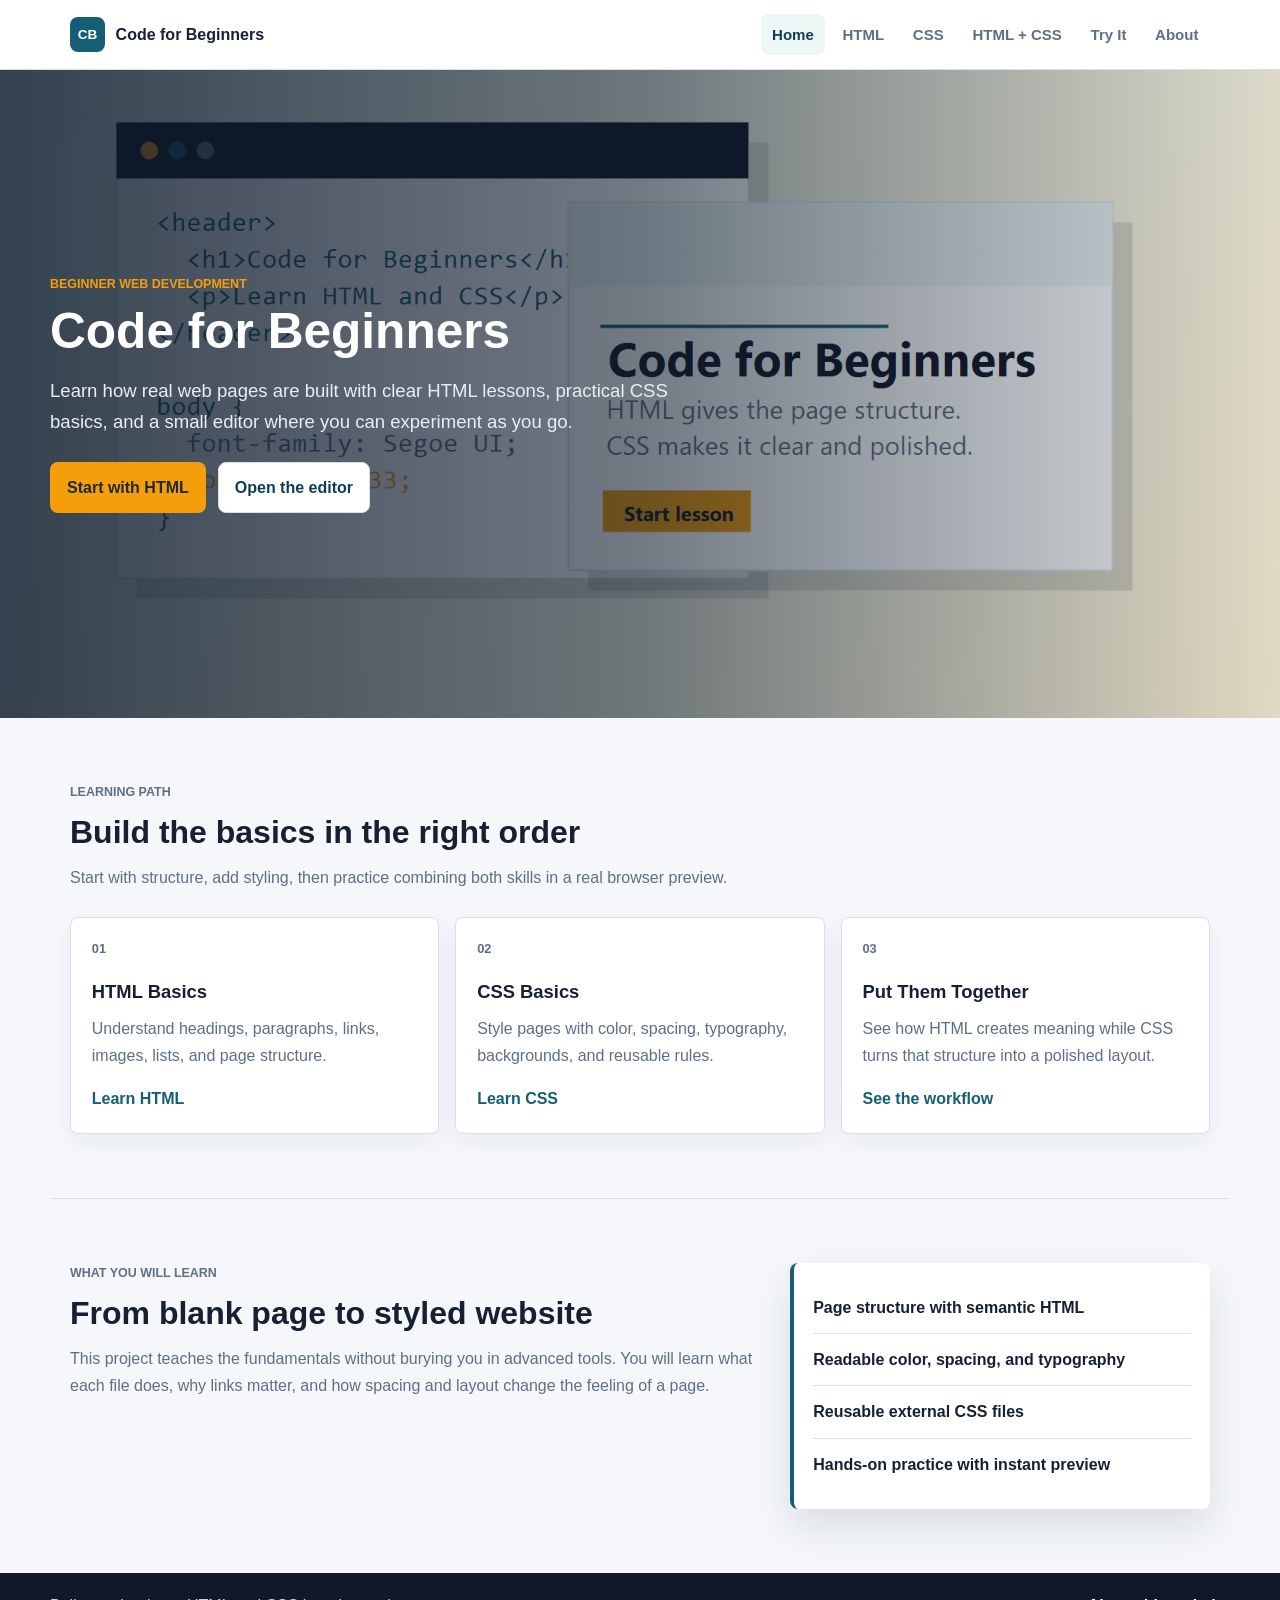
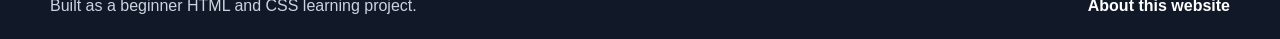
<file: index.html>
<!DOCTYPE html>
<html lang="en">
<head>
    <meta charset="utf-8">
    <meta name="viewport" content="width=device-width, initial-scale=1.0">
    <title>Code for Beginners | HTML and CSS Basics</title>
    <meta name="description" content="Beginner-friendly lessons and practice tools for learning HTML and CSS.">
    <link rel="stylesheet" href="styles.css">
</head>
<body>
    <a class="skip-link" href="#main">Skip to content</a>

    <header class="site-header">
        <nav class="nav" aria-label="Main navigation">
            <a class="brand" href="index.html" aria-current="page">
                <span class="brand-mark">CB</span>
                <span>Code for Beginners</span>
            </a>

            <ul class="nav-links">
                <li><a class="active" href="index.html">Home</a></li>
                <li><a href="html-basics.html">HTML</a></li>
                <li><a href="css-basics.html">CSS</a></li>
                <li><a href="html-css-together.html">HTML + CSS</a></li>
                <li><a href="try-it-editor.html">Try It</a></li>
                <li><a href="about.html">About</a></li>
            </ul>
        </nav>
    </header>

    <main id="main">
        <section class="hero">
            <div class="hero-content">
                <p class="eyebrow">Beginner web development</p>
                <h1>Code for Beginners</h1>
                <p class="hero-lede">
                    Learn how real web pages are built with clear HTML lessons, practical CSS basics,
                    and a small editor where you can experiment as you go.
                </p>
                <div class="hero-actions">
                    <a class="button primary" href="html-basics.html">Start with HTML</a>
                    <a class="button secondary" href="try-it-editor.html">Open the editor</a>
                </div>
            </div>
        </section>

        <section class="section">
            <div class="section-heading">
                <p class="eyebrow">Learning path</p>
                <h2>Build the basics in the right order</h2>
                <p>
                    Start with structure, add styling, then practice combining both skills in a real browser preview.
                </p>
            </div>

            <div class="card-grid">
                <article class="feature-card">
                    <p class="step-number">01</p>
                    <h3>HTML Basics</h3>
                    <p>Understand headings, paragraphs, links, images, lists, and page structure.</p>
                    <a href="html-basics.html">Learn HTML</a>
                </article>

                <article class="feature-card">
                    <p class="step-number">02</p>
                    <h3>CSS Basics</h3>
                    <p>Style pages with color, spacing, typography, backgrounds, and reusable rules.</p>
                    <a href="css-basics.html">Learn CSS</a>
                </article>

                <article class="feature-card">
                    <p class="step-number">03</p>
                    <h3>Put Them Together</h3>
                    <p>See how HTML creates meaning while CSS turns that structure into a polished layout.</p>
                    <a href="html-css-together.html">See the workflow</a>
                </article>
            </div>
        </section>

        <section class="section split-section">
            <div>
                <p class="eyebrow">What you will learn</p>
                <h2>From blank page to styled website</h2>
                <p>
                    This project teaches the fundamentals without burying you in advanced tools.
                    You will learn what each file does, why links matter, and how spacing and layout
                    change the feeling of a page.
                </p>
            </div>

            <div class="check-list" aria-label="Included topics">
                <p>Page structure with semantic HTML</p>
                <p>Readable color, spacing, and typography</p>
                <p>Reusable external CSS files</p>
                <p>Hands-on practice with instant preview</p>
            </div>
        </section>
    </main>

    <footer class="site-footer">
        <p>Built as a beginner HTML and CSS learning project.</p>
        <a href="about.html">About this website</a>
    </footer>
</body>
</html>
</file>
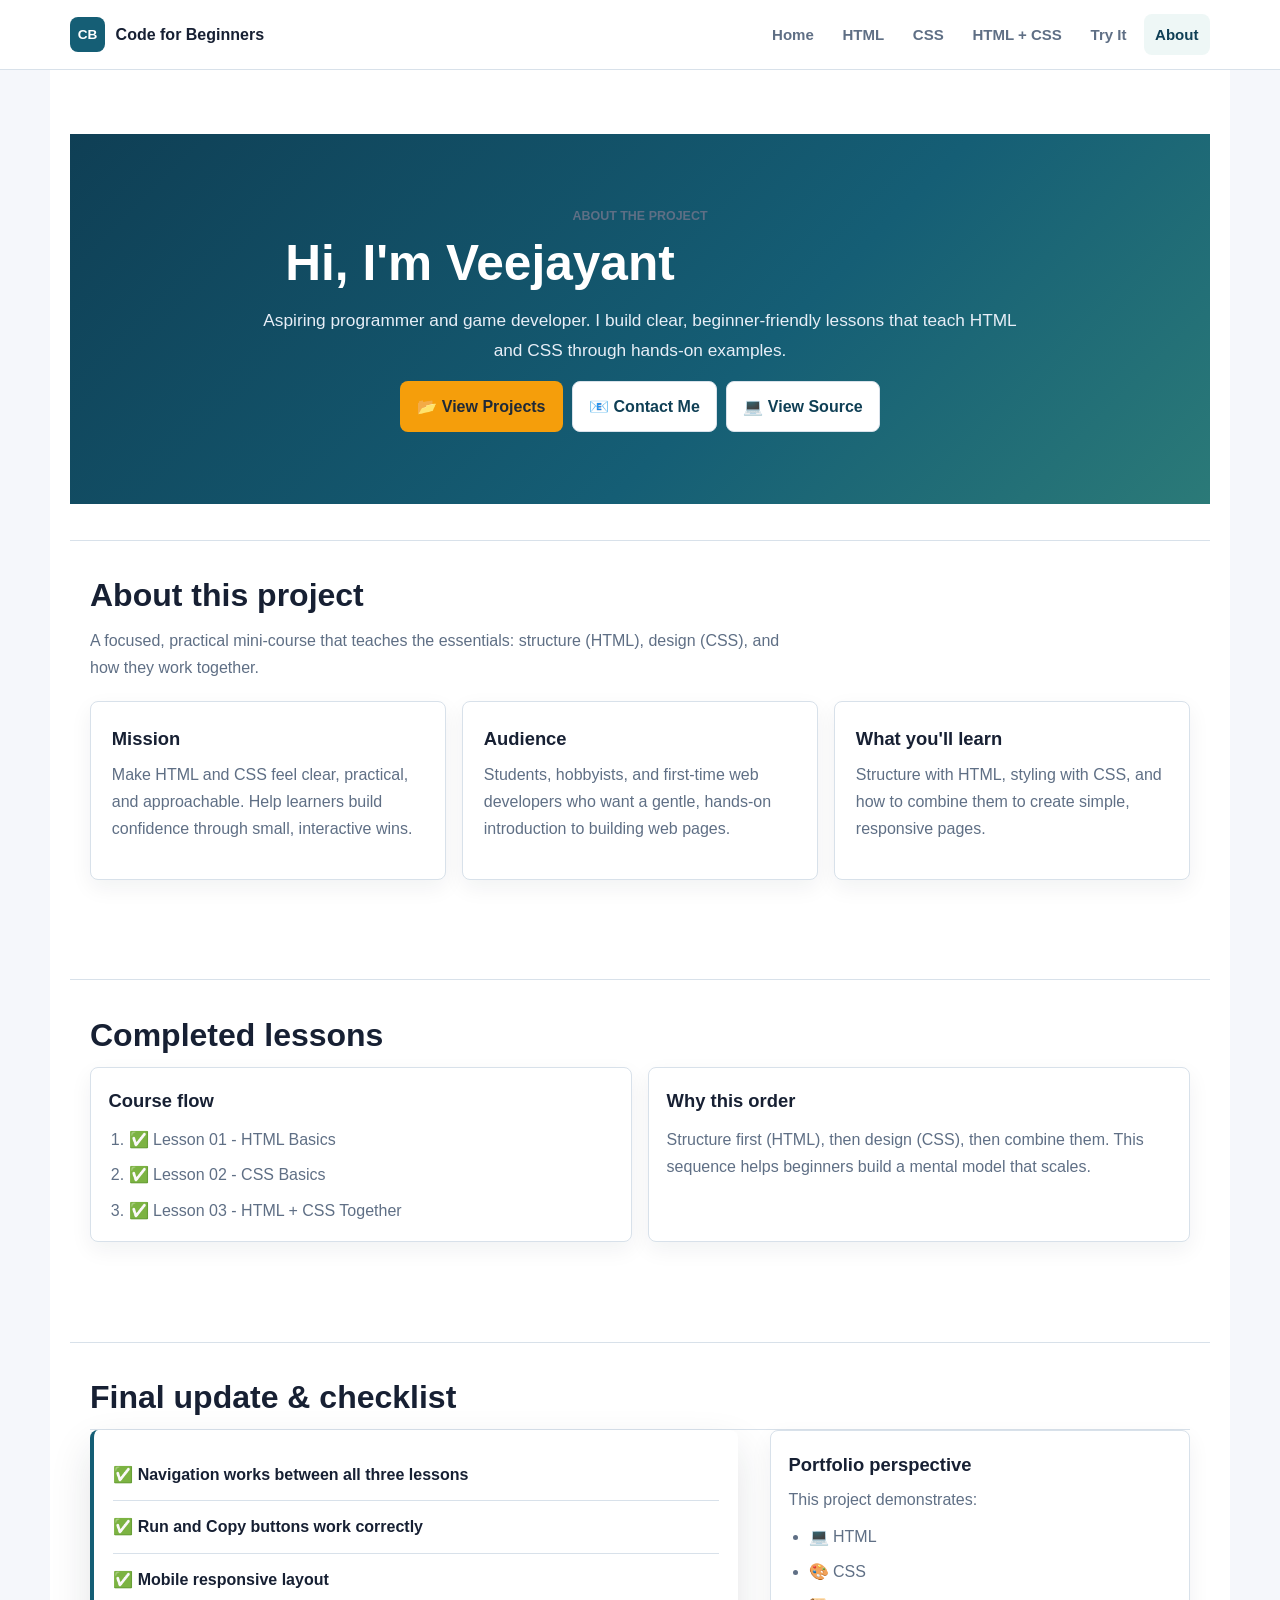
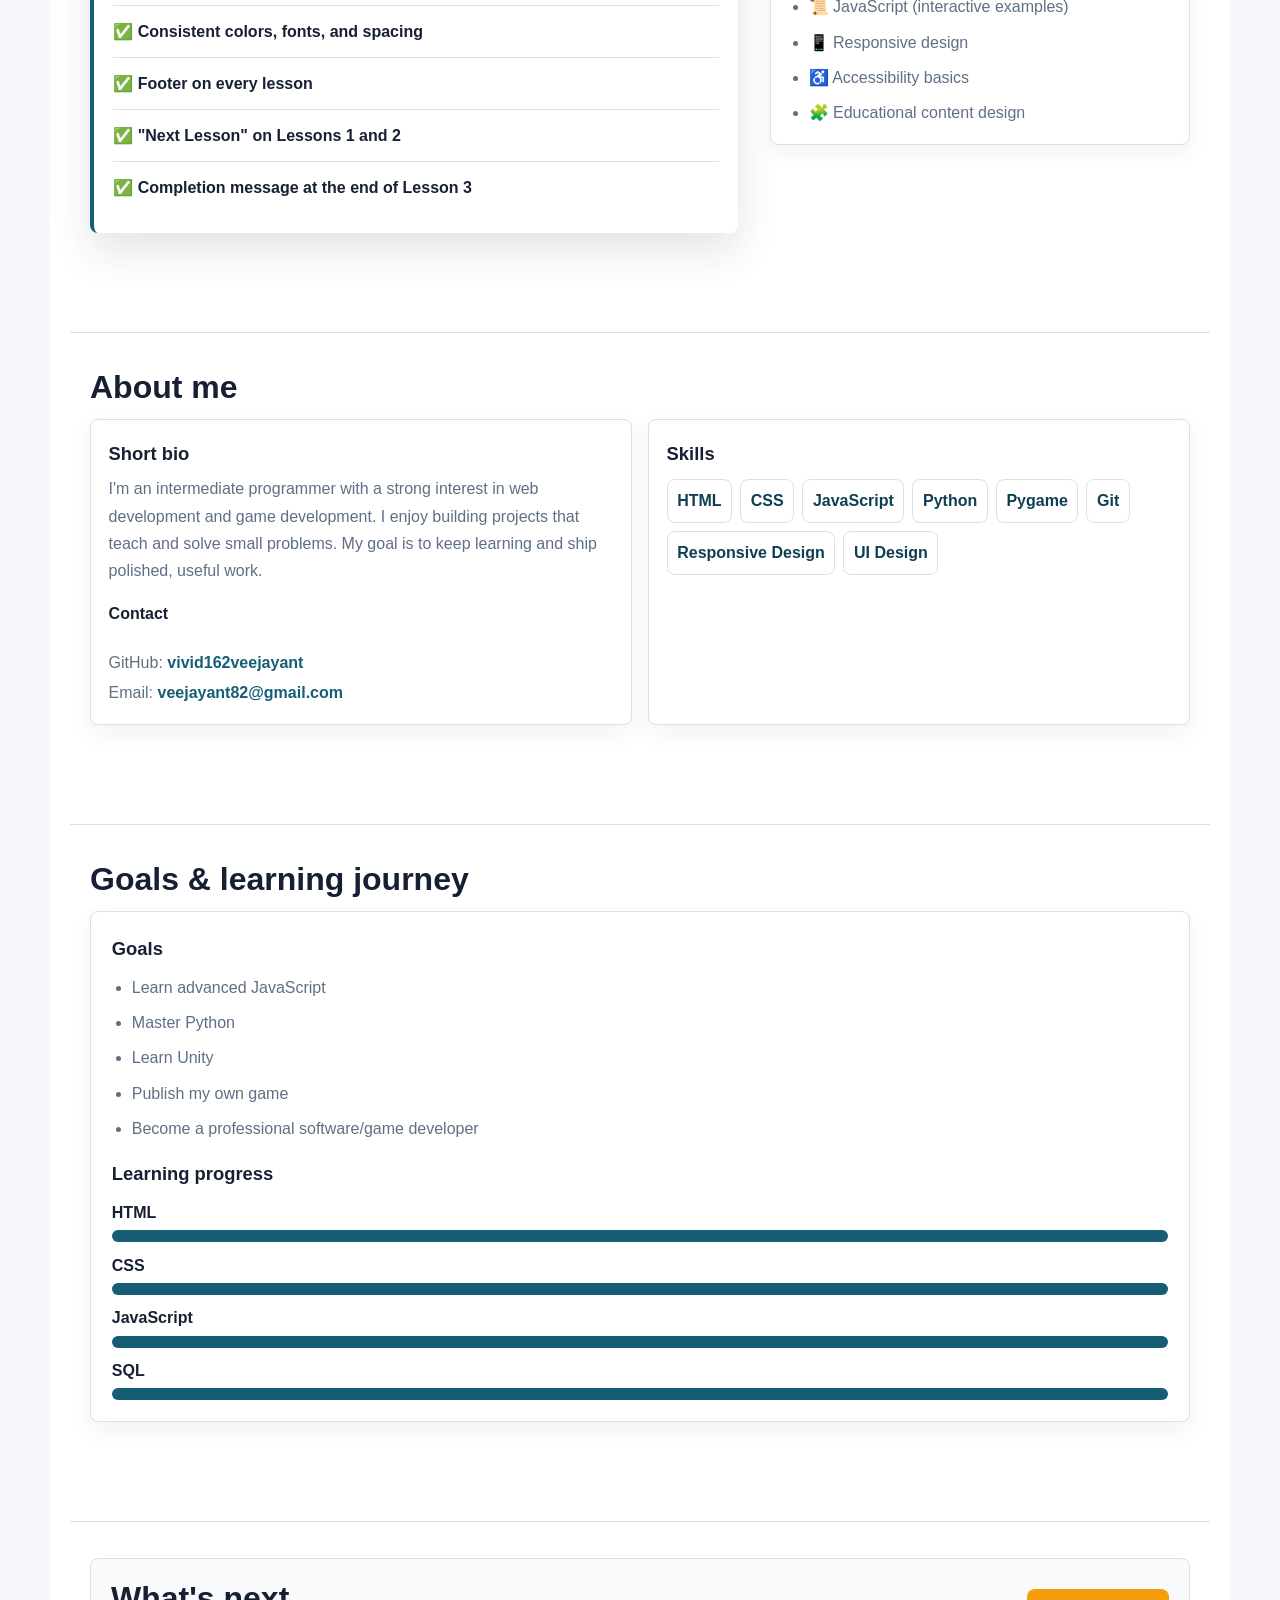
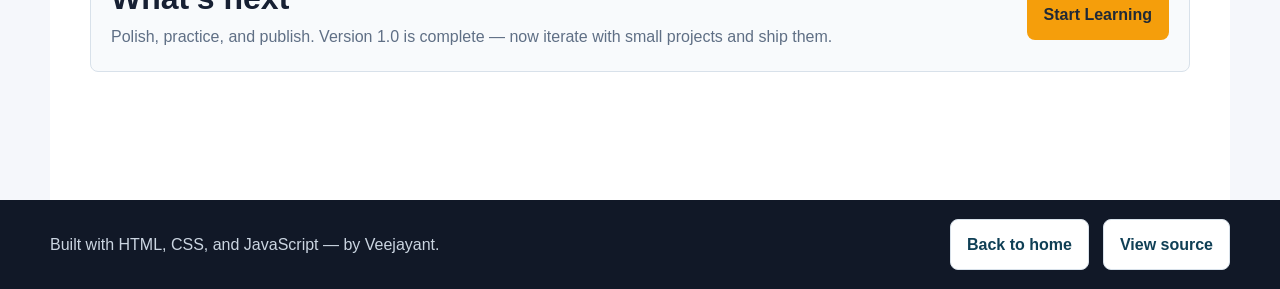
<file: about.html>
<!DOCTYPE html>
<html lang="en">
<head>
  <meta charset="utf-8" />
  <meta name="viewport" content="width=device-width,initial-scale=1" />
  <title>About | Code for Beginners</title>
  <meta name="description" content="Who built Code for Beginners, what it teaches, and the author's goals." />
  <link rel="stylesheet" href="styles.css" />
</head>
<body>
  <a class="skip-link" href="#main">Skip to content</a>

  <header class="site-header">
    <nav class="nav" aria-label="Main navigation">
      <a class="brand" href="index.html">
        <span class="brand-mark">CB</span>
        <span class="brand-name">Code for Beginners</span>
      </a>

      <ul class="nav-links" role="navigation" aria-label="Lesson links">
        <li><a href="index.html">Home</a></li>
        <li><a href="html-basics.html">HTML</a></li>
        <li><a href="css-basics.html">CSS</a></li>
        <li><a href="html-css-together.html">HTML + CSS</a></li>
        <li><a href="try-it-editor.html">Try It</a></li>
        <li><a class="active" href="about.html" aria-current="page">About</a></li>
      </ul>
    </nav>
  </header>

  <main id="main" class="lesson" tabindex="-1">
    <!-- Hero -->
    <section class="page-hero" aria-labelledby="about-hero-title">
      <p class="eyebrow">About the project</p>
      <h1 id="about-hero-title">Hi, I'm <strong>Veejayant</strong></h1>
      <p class="hero-lede">Aspiring programmer and game developer. I build clear, beginner-friendly lessons that teach HTML and CSS through hands-on examples.</p>

      <div style="margin-top:1rem; display:flex; gap:0.6rem; flex-wrap:wrap; justify-content:center;">
        <a class="button primary" href="https://github.com/vivid162veejayant?tab=repositories">📂 View Projects</a>
        <a class="button secondary" href="mailto:veejayant82@gmail.com">📧 Contact Me</a>
        <a class="button secondary" href="https://github.com/vivid162veejayant" target="_blank" rel="noopener">💻 View Source</a>
      </div>
    </section>

    <!-- Intro / Project summary -->
    <section class="section">
      <div class="section-heading">
        <h2>About this project</h2>
        <p class="muted">A focused, practical mini-course that teaches the essentials: structure (HTML), design (CSS), and how they work together.</p>
      </div>

      <div class="card-grid" style="margin-top:1.25rem;">
        <div class="feature-card">
          <h3>Mission</h3>
          <p>Make HTML and CSS feel clear, practical, and approachable. Help learners build confidence through small, interactive wins.</p>
        </div>

        <div class="feature-card">
          <h3>Audience</h3>
          <p>Students, hobbyists, and first-time web developers who want a gentle, hands-on introduction to building web pages.</p>
        </div>

        <div class="feature-card">
          <h3>What you'll learn</h3>
          <p>Structure with HTML, styling with CSS, and how to combine them to create simple, responsive pages.</p>
        </div>
      </div>
    </section>

    <!-- Completed lessons -->
    <section class="section" aria-labelledby="completed-title">
      <h2 id="completed-title">Completed lessons</h2>

      <div class="two-column" style="margin-top:0.8rem;">
        <div class="info-panel">
          <h3>Course flow</h3>
          <ol class="content-list" style="margin-top:0.6rem;">
            <li>✅ Lesson 01 - HTML Basics</li>
            <li>✅ Lesson 02 - CSS Basics</li>
            <li>✅ Lesson 03 - HTML + CSS Together</li>
          </ol>
        </div>

        <div class="info-panel">
          <h3>Why this order</h3>
          <p style="margin-top:0.6rem;">Structure first (HTML), then design (CSS), then combine them. This sequence helps beginners build a mental model that scales.</p>
        </div>
      </div>
    </section>

    <!-- Final checklist and portfolio note -->
    <section class="section" aria-labelledby="final-checklist">
      <h2 id="final-checklist">Final update & checklist</h2>

      <div class="split-section" style="margin-top:0.8rem;">
        <div>
          <div class="check-list">
            <p>✅ Navigation works between all three lessons</p>
            <p>✅ Run and Copy buttons work correctly</p>
            <p>✅ Mobile responsive layout</p>
            <p>✅ Consistent colors, fonts, and spacing</p>
            <p>✅ Footer on every lesson</p>
            <p>✅ "Next Lesson" on Lessons 1 and 2</p>
            <p>✅ Completion message at the end of Lesson 3</p>
          </div>
        </div>

        <aside class="info-panel">
          <h3>Portfolio perspective</h3>
          <p>This project demonstrates:</p>
          <ul class="content-list" style="margin-top:0.6rem;">
            <li>💻 HTML</li>
            <li>🎨 CSS</li>
            <li>📜 JavaScript (interactive examples)</li>
            <li>📱 Responsive design</li>
            <li>♿ Accessibility basics</li>
            <li>🧩 Educational content design</li>
          </ul>
        </aside>
      </div>
    </section>

    <!-- About me personal section -->
    <section class="section" aria-labelledby="personal-title">
      <h2 id="personal-title">About me</h2>

      <div class="two-column" style="margin-top:0.8rem;">
        <div class="feature-card">
          <h3>Short bio</h3>
          <p>I'm an intermediate programmer with a strong interest in web development and game development. I enjoy building projects that teach and solve small problems. My goal is to keep learning and ship polished, useful work.</p>

          <h4 style="margin-top:0.8rem;">Contact</h4>
          <p style="margin:0.4rem 0 0;">GitHub: <a href="https://github.com/vivid162veejayant" target="_blank" rel="noopener">vivid162veejayant</a></p>
          <p style="margin:0.2rem 0 0;">Email: <a href="mailto:veejayant82@gmail.com">veejayant82@gmail.com</a></p>
        </div>

        <div class="feature-card">
          <h3>Skills</h3>
          <div style="display:flex; gap:0.5rem; flex-wrap:wrap; margin-top:0.6rem;">
            <span class="button secondary" style="padding:0.35rem 0.6rem; font-weight:700;">HTML</span>
            <span class="button secondary" style="padding:0.35rem 0.6rem; font-weight:700;">CSS</span>
            <span class="button secondary" style="padding:0.35rem 0.6rem; font-weight:700;">JavaScript</span>
            <span class="button secondary" style="padding:0.35rem 0.6rem; font-weight:700;">Python</span>
            <span class="button secondary" style="padding:0.35rem 0.6rem; font-weight:700;">Pygame</span>
            <span class="button secondary" style="padding:0.35rem 0.6rem; font-weight:700;">Git</span>
            <span class="button secondary" style="padding:0.35rem 0.6rem; font-weight:700;">Responsive Design</span>
            <span class="button secondary" style="padding:0.35rem 0.6rem; font-weight:700;">UI Design</span>
          </div>
        </div>
      </div>
    </section>

    <!-- Goals and learning journey -->
    <section class="section" aria-labelledby="goals-title">
      <h2 id="goals-title">Goals & learning journey</h2>

      <div class="feature-card" style="margin-top:0.8rem;">
        <h3>Goals</h3>
        <ul class="content-list" style="margin-top:0.6rem;">
          <li>Learn advanced JavaScript</li>
          <li>Master Python</li>
          <li>Learn Unity</li>
          <li>Publish my own game</li>
          <li>Become a professional software/game developer</li>
        </ul>

        <h3 style="margin-top:1rem;">Learning progress</h3>
        <div style="margin-top:0.6rem;">
          <label style="display:block; font-weight:700; margin-bottom:0.25rem;">HTML</label>
          <div style="background:#e6eef6; border-radius:8px; height:12px; overflow:hidden;">
            <div style="width:100%; background:var(--brand); height:100%;"></div>
          </div>

          <label style="display:block; font-weight:700; margin:0.6rem 0 0.25rem;">CSS</label>
          <div style="background:#e6eef6; border-radius:8px; height:12px; overflow:hidden;">
            <div style="width:100%; background:var(--brand); height:100%;"></div>
          </div>

          
          <label style="display:block; font-weight:700; margin:0.6rem 0 0.25rem;">JavaScript</label>
          <div style="background:#e6eef6; border-radius:8px; height:12px; overflow:hidden;">
            <div style="width:100%; background:var(--brand); height:100%;"></div>
          </div>

           <label style="display:block; font-weight:700; margin:0.6rem 0 0.25rem;">SQL</label>
          <div style="background:#e6eef6; border-radius:8px; height:12px; overflow:hidden;">
            <div style="width:100%; background:var(--brand); height:100%;"></div>
          </div>
        </div>
      </div>
    </section>

    <!-- CTA and final note -->
    <section class="section bottom-cta" aria-label="Next steps">
      <div class="next-step">
        <div>
          <h2 style="margin:0;">What's next</h2>
          <p class="muted" style="margin:0.4rem 0 0;">Polish, practice, and publish. Version 1.0 is complete — now iterate with small projects and ship them.</p>
        </div>
        <div>
          <a class="button primary" href="html-basics.html">Start Learning</a>
        </div>
      </div>
    </section>
  </main>

  <footer class="site-footer" role="contentinfo">
    <div style="display:flex; gap:1rem; align-items:center; justify-content:space-between; width:100%;">
      <p style="margin:0;">Built with HTML, CSS, and JavaScript — by Veejayant.</p>
      <div>
        <a class="button secondary" href="index.html">Back to home</a>
        <a class="button secondary" href="https://github.com/vivid162veejayant" target="_blank" rel="noopener" style="margin-left:0.6rem;">View source</a>
      </div>
    </div>
  </footer>
</body>
</html>
</file>
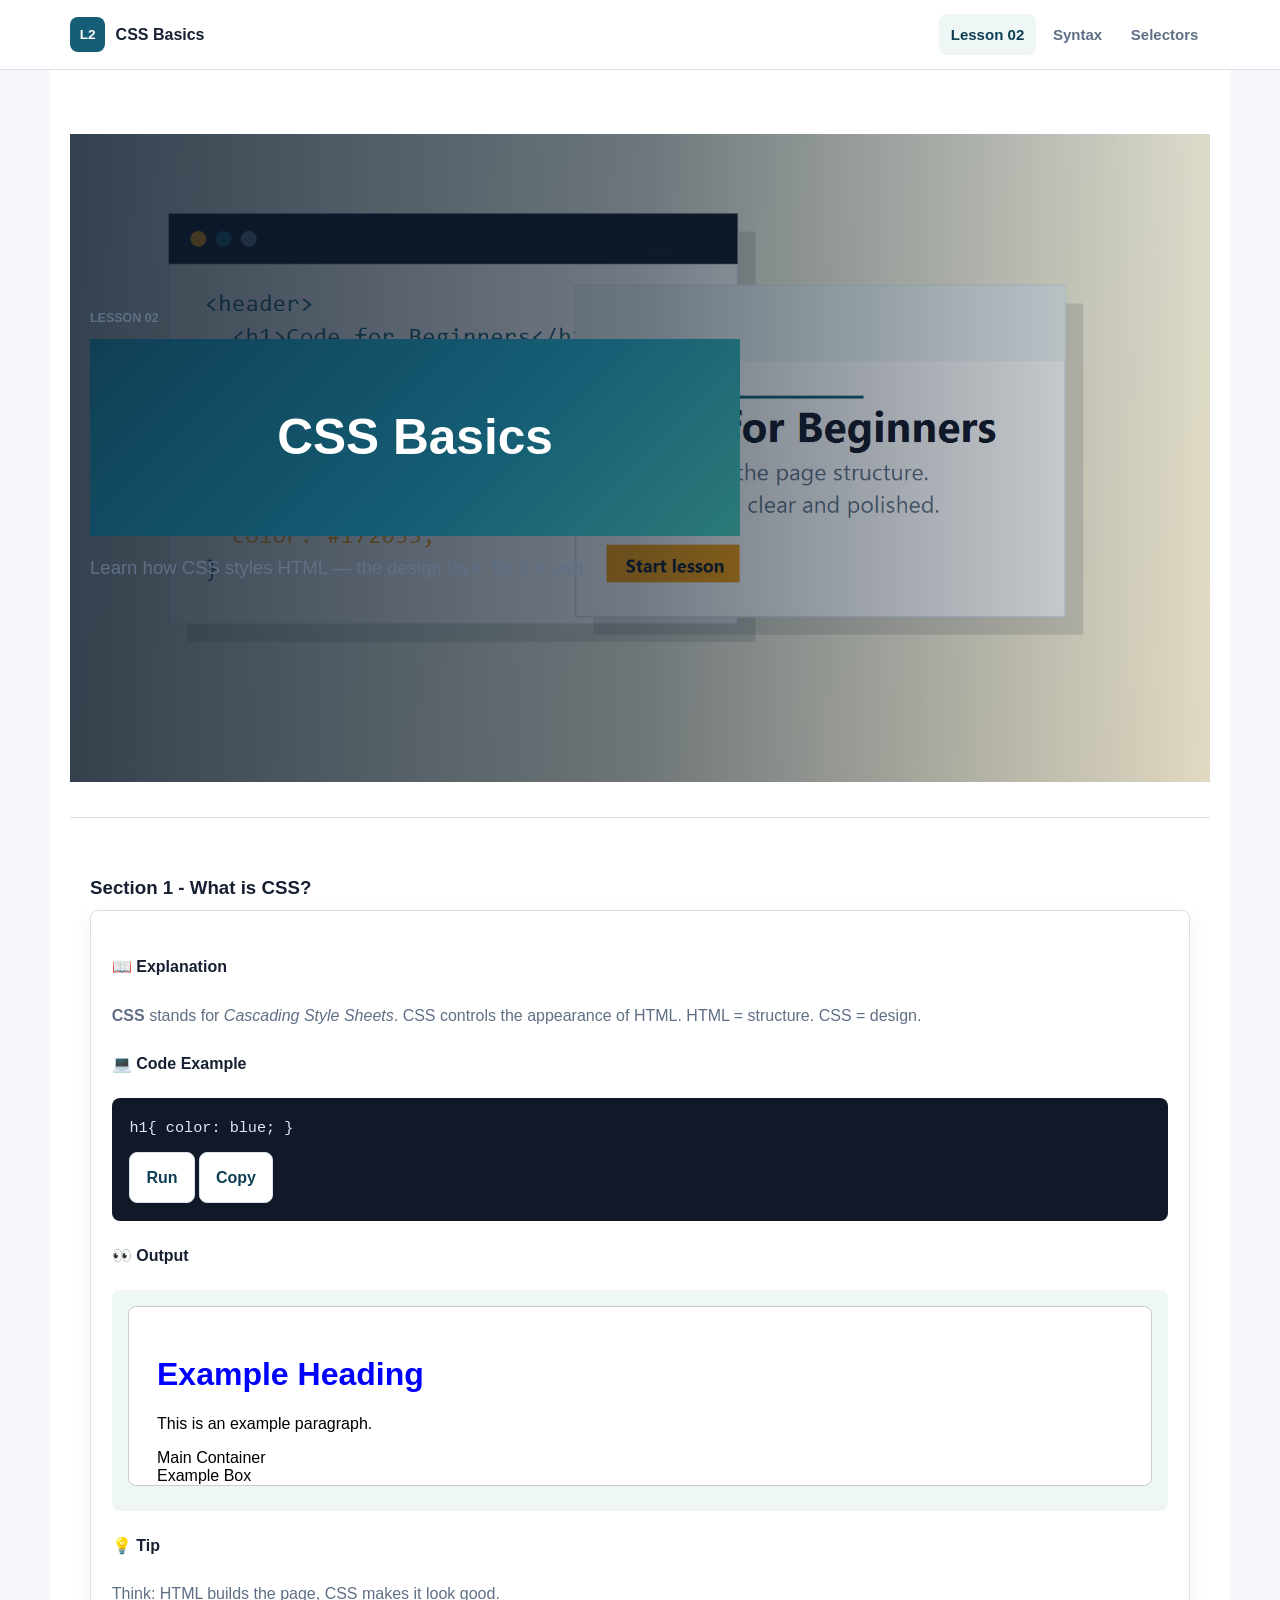
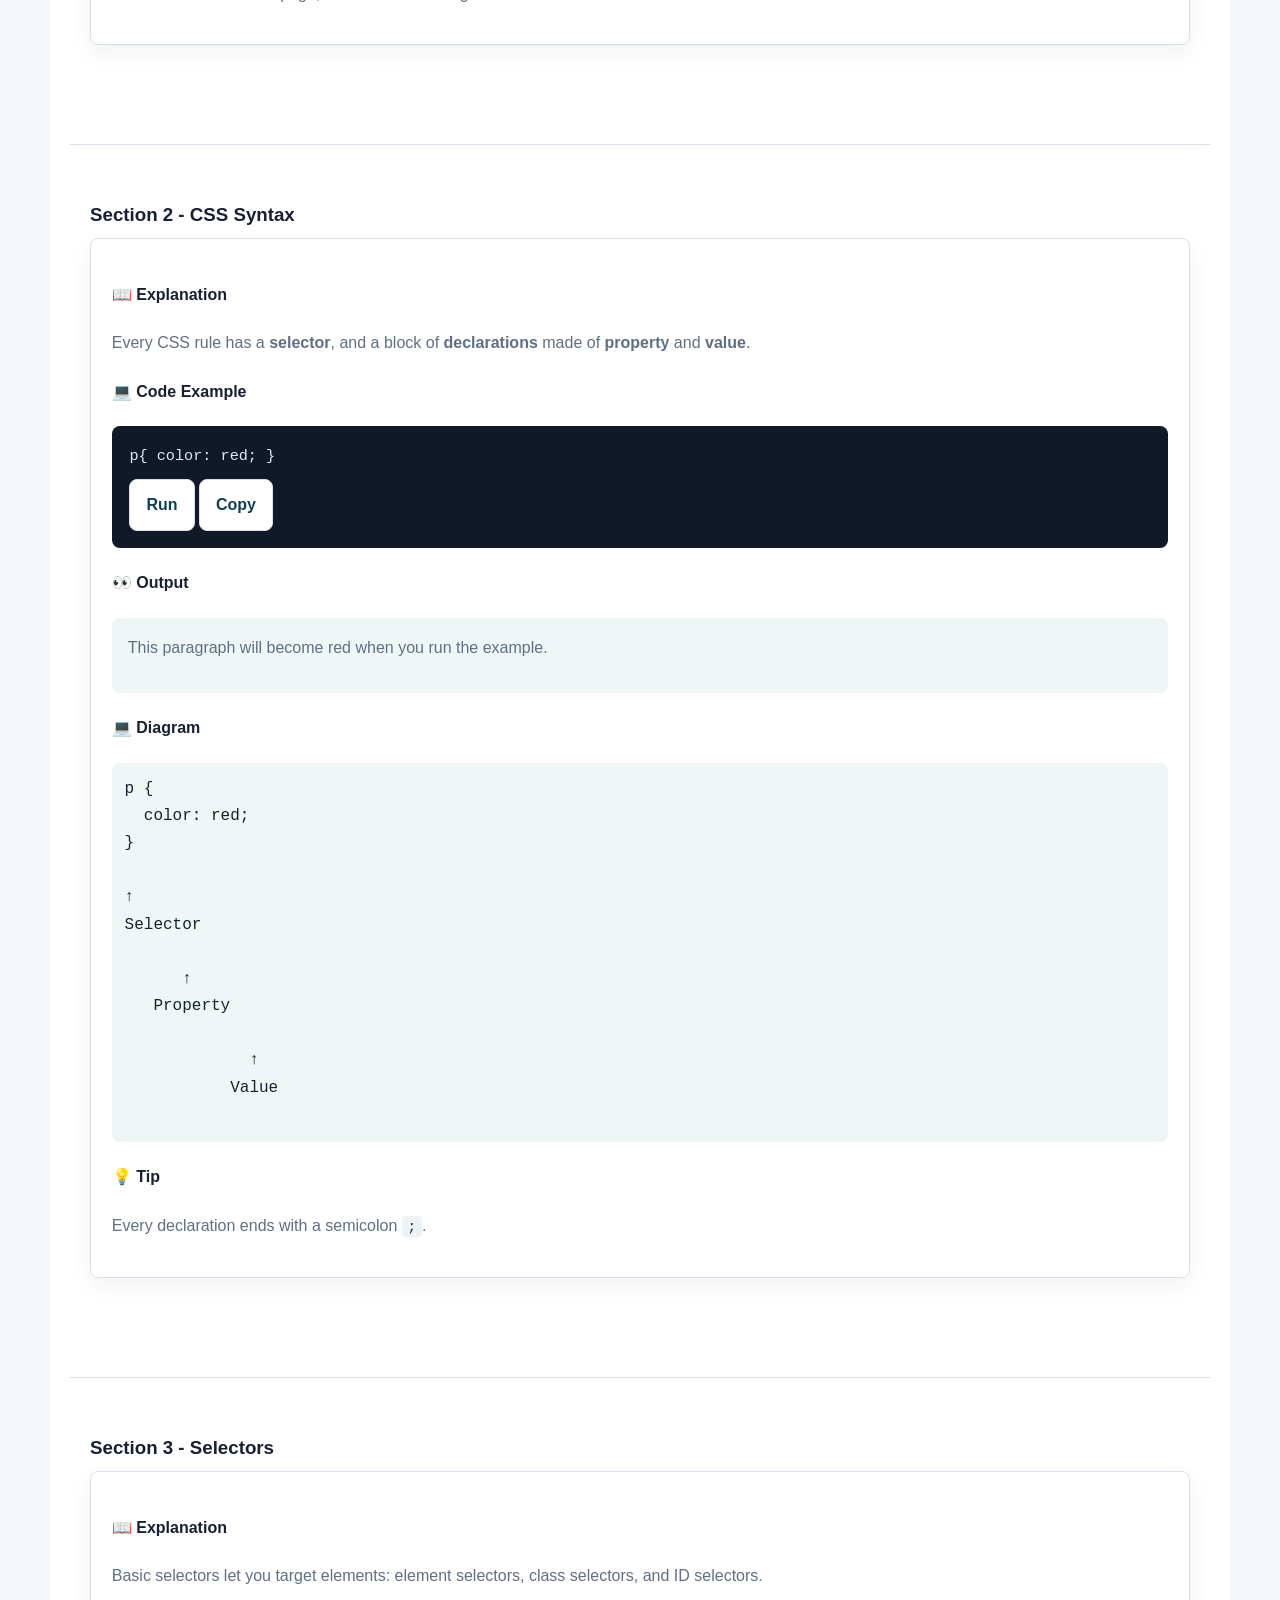
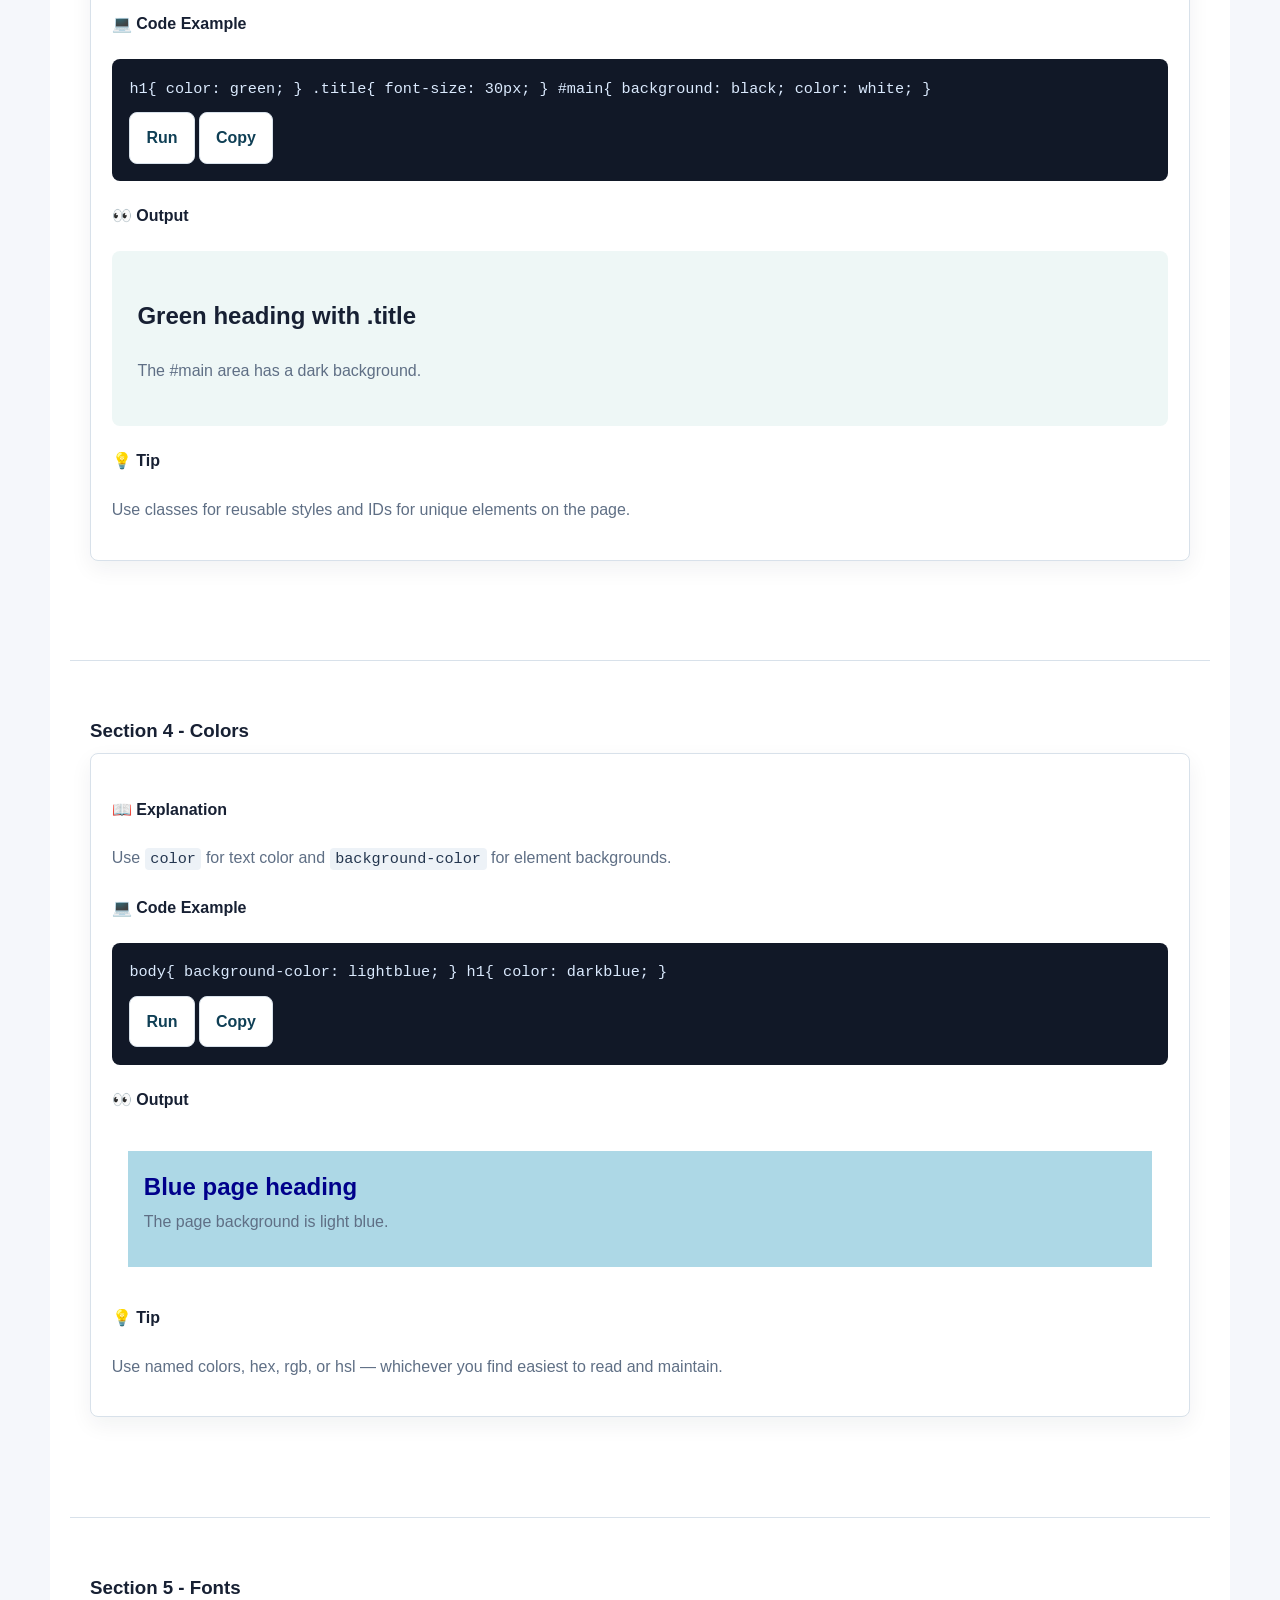
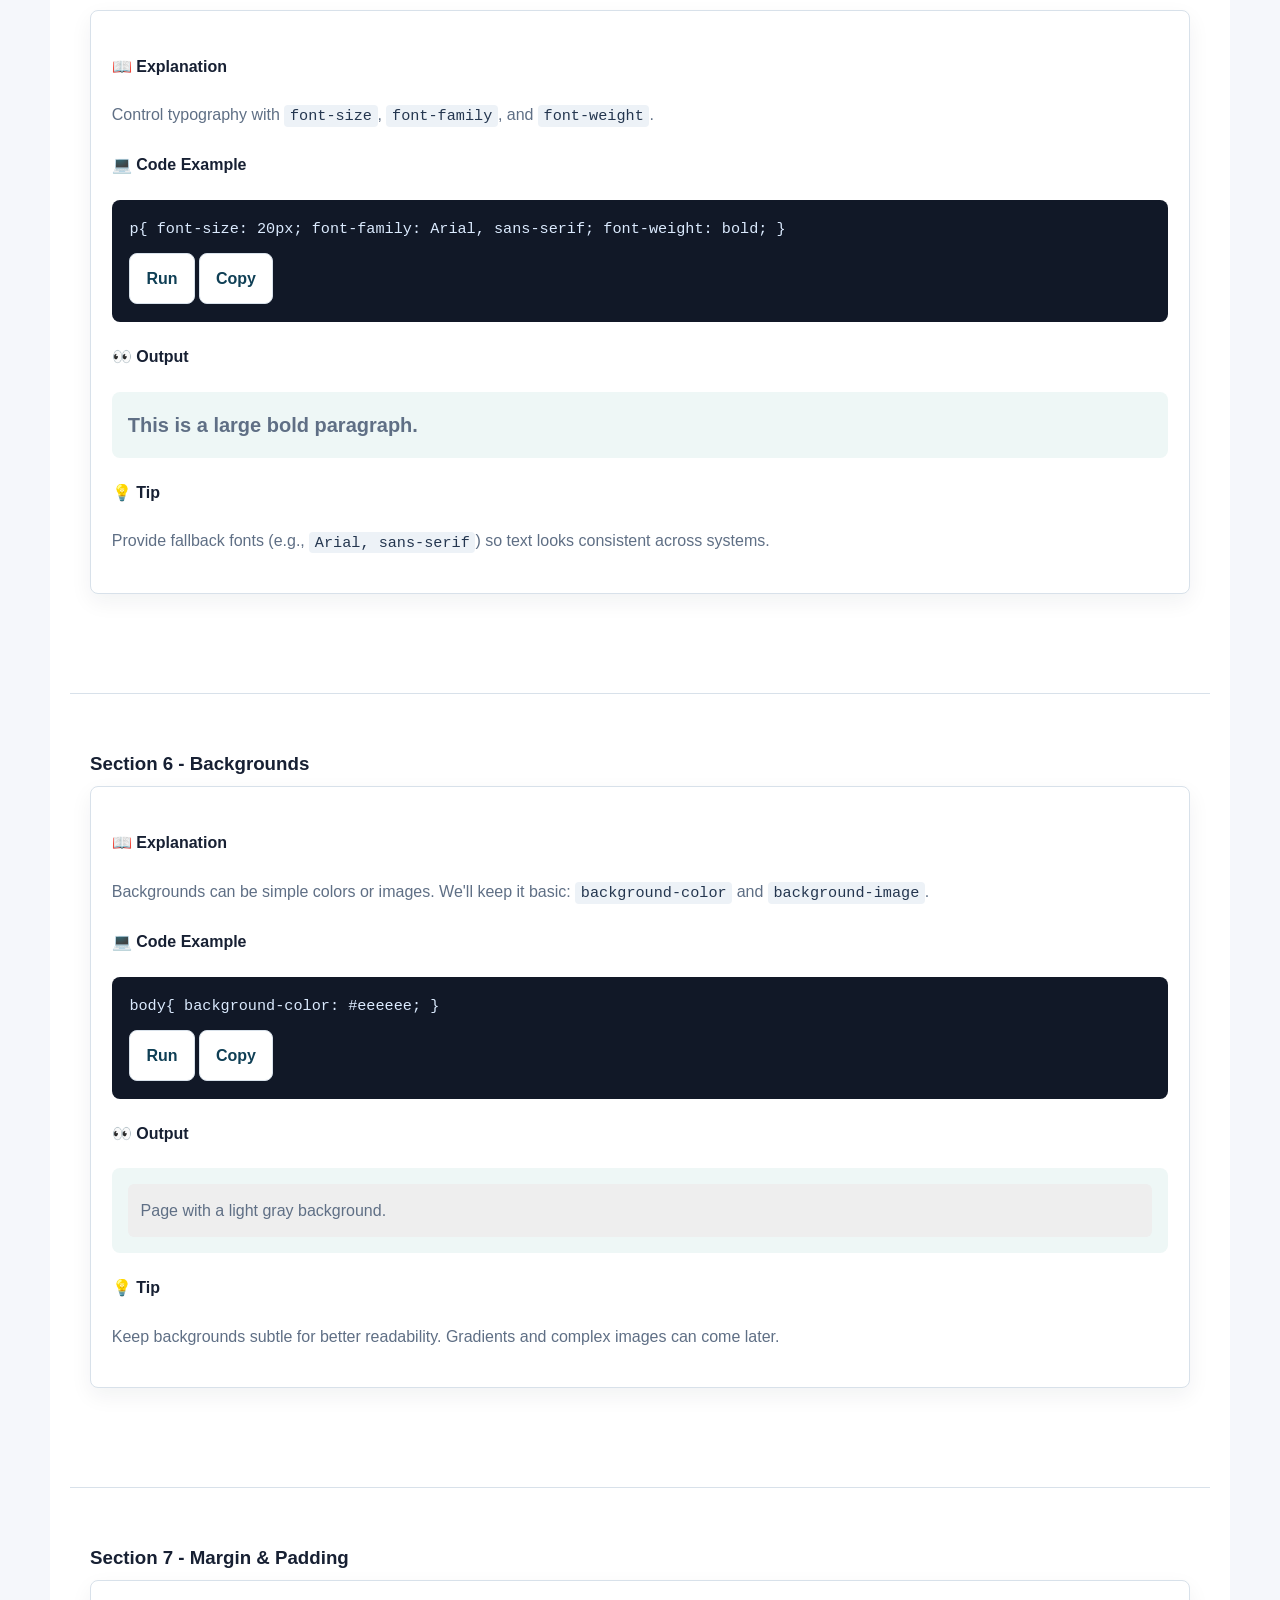
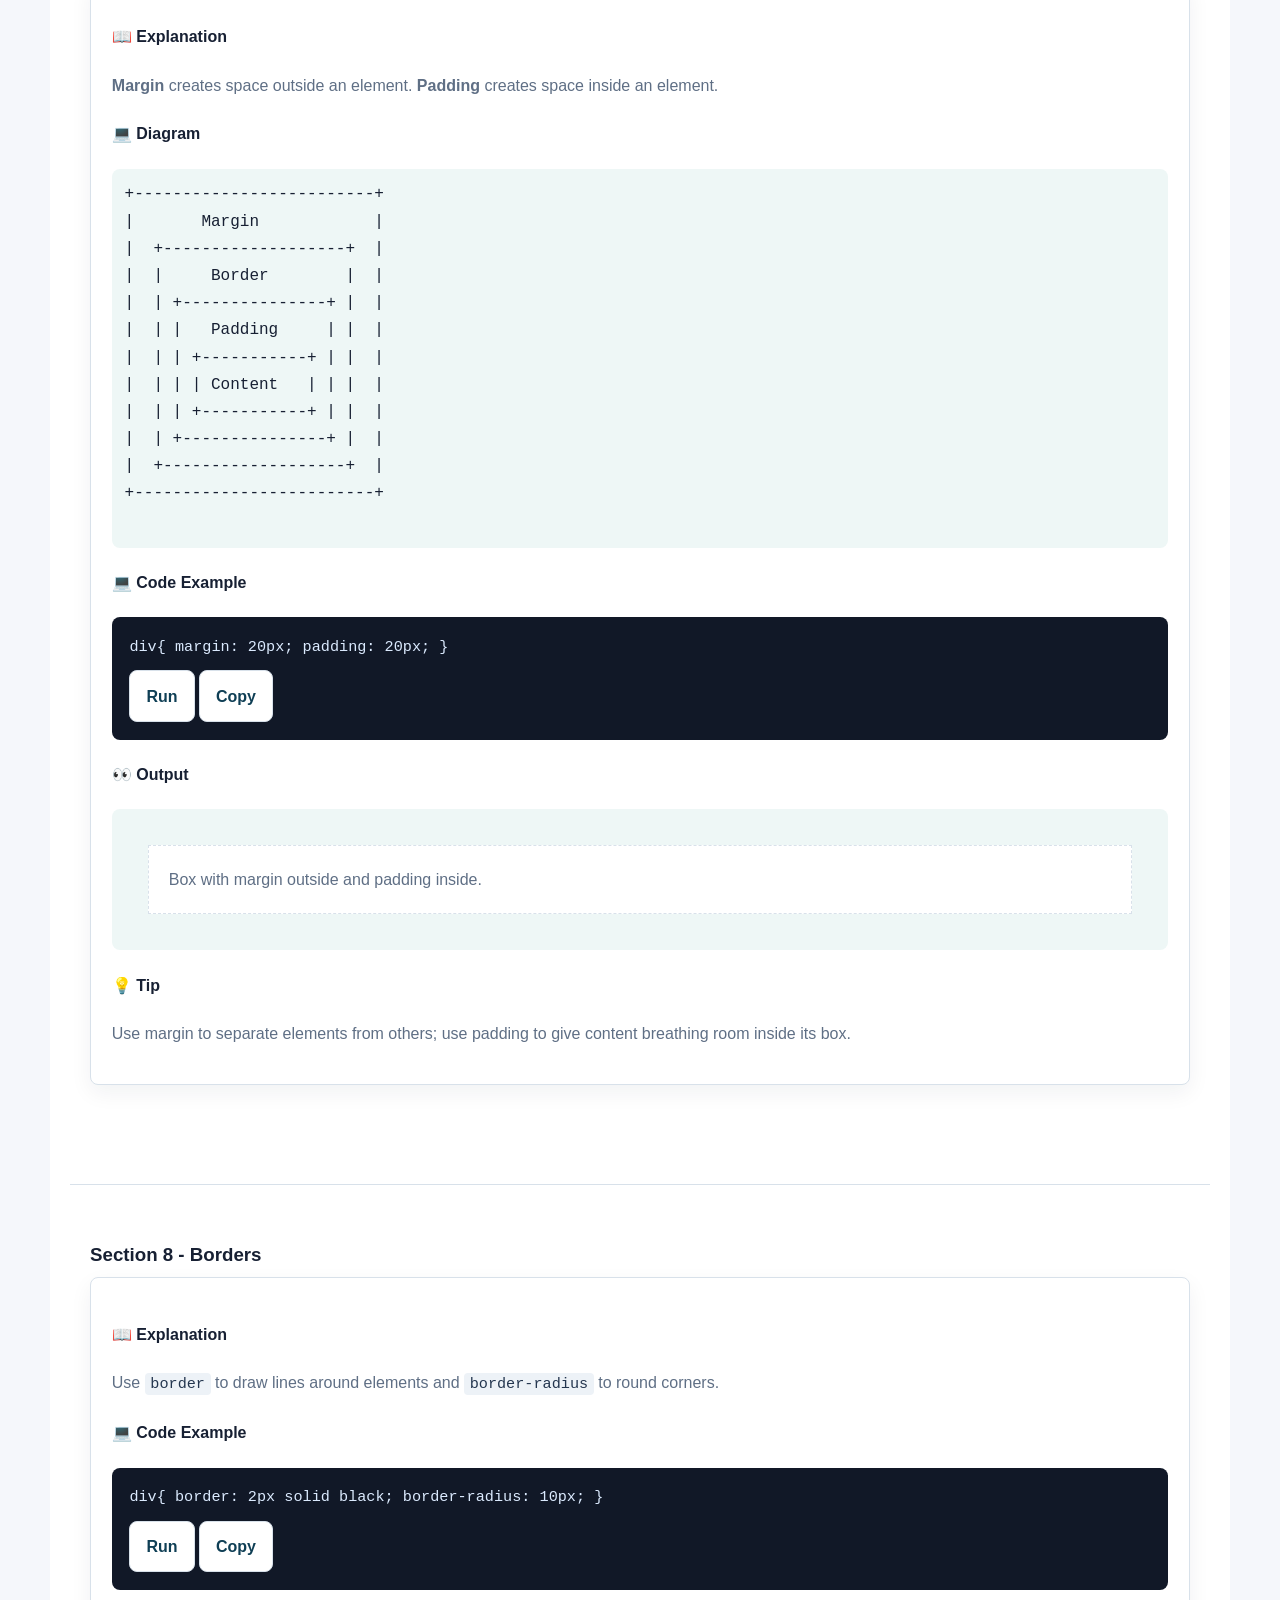
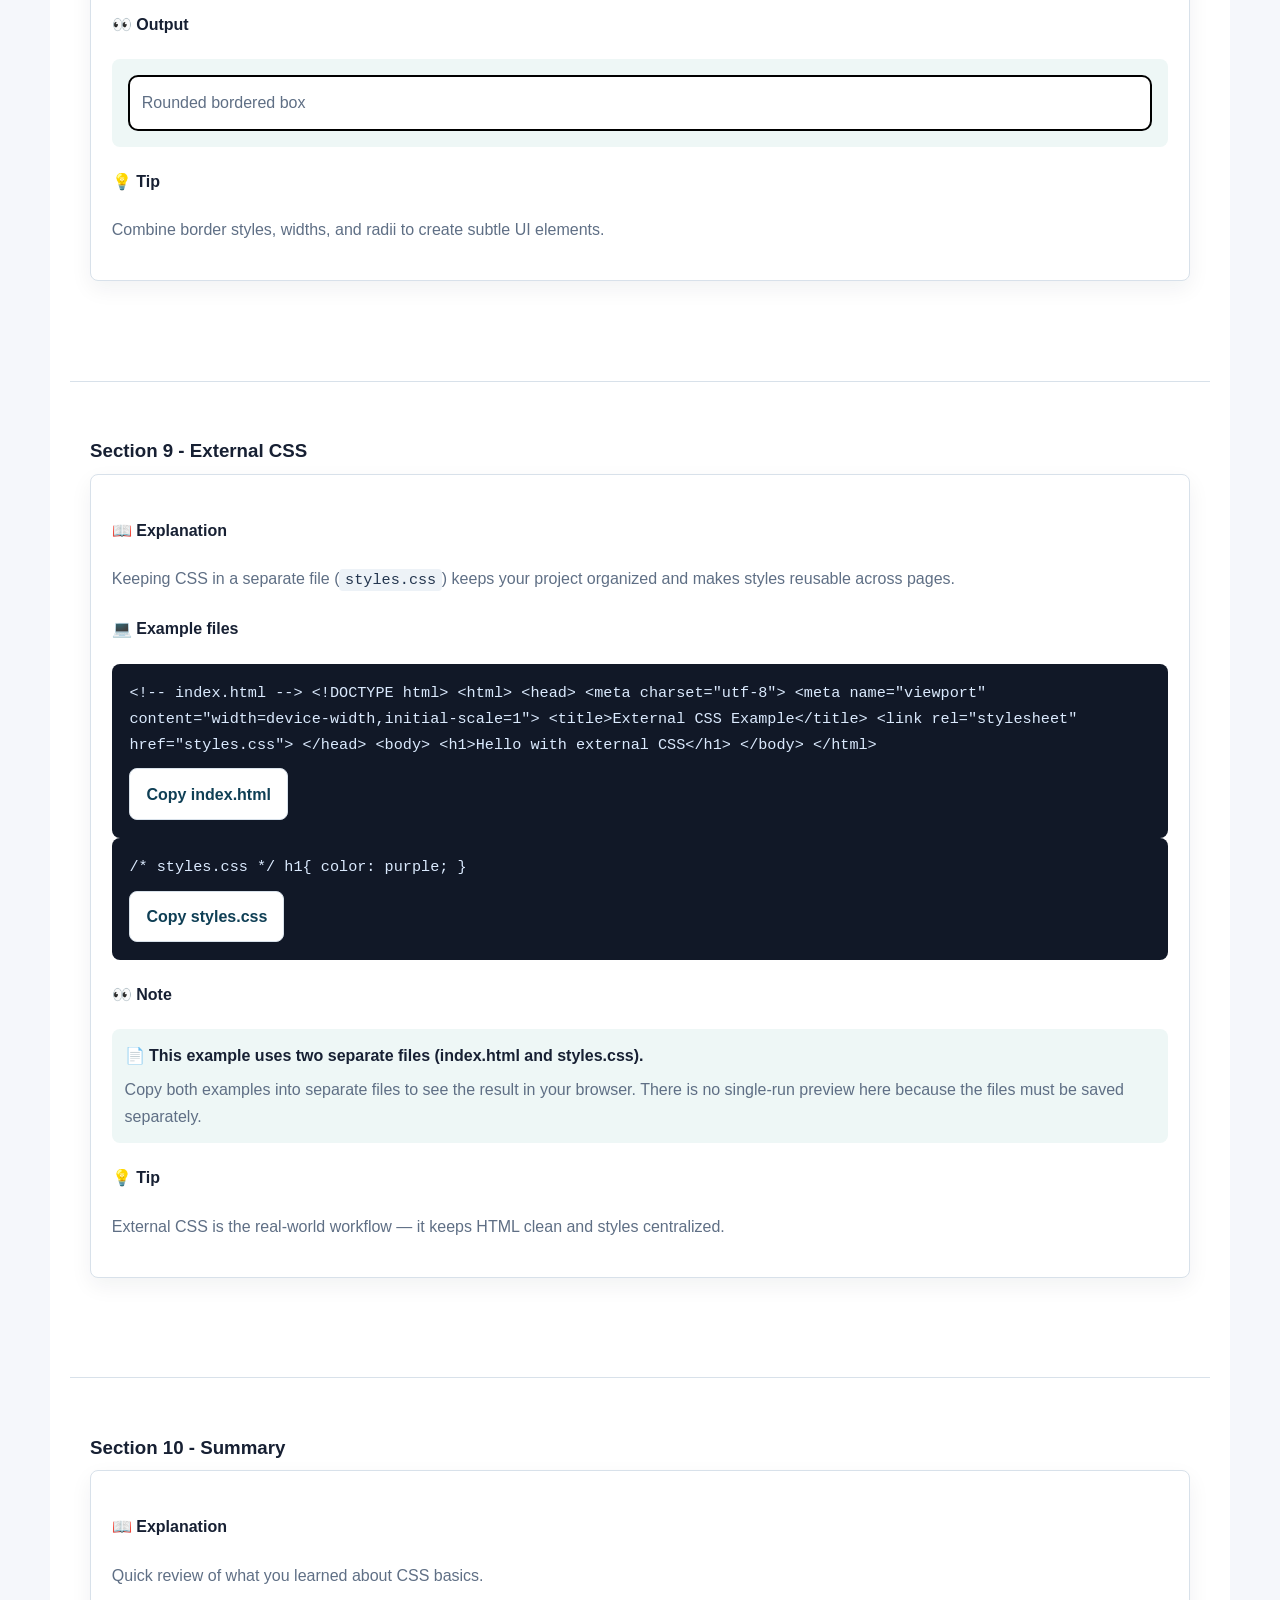
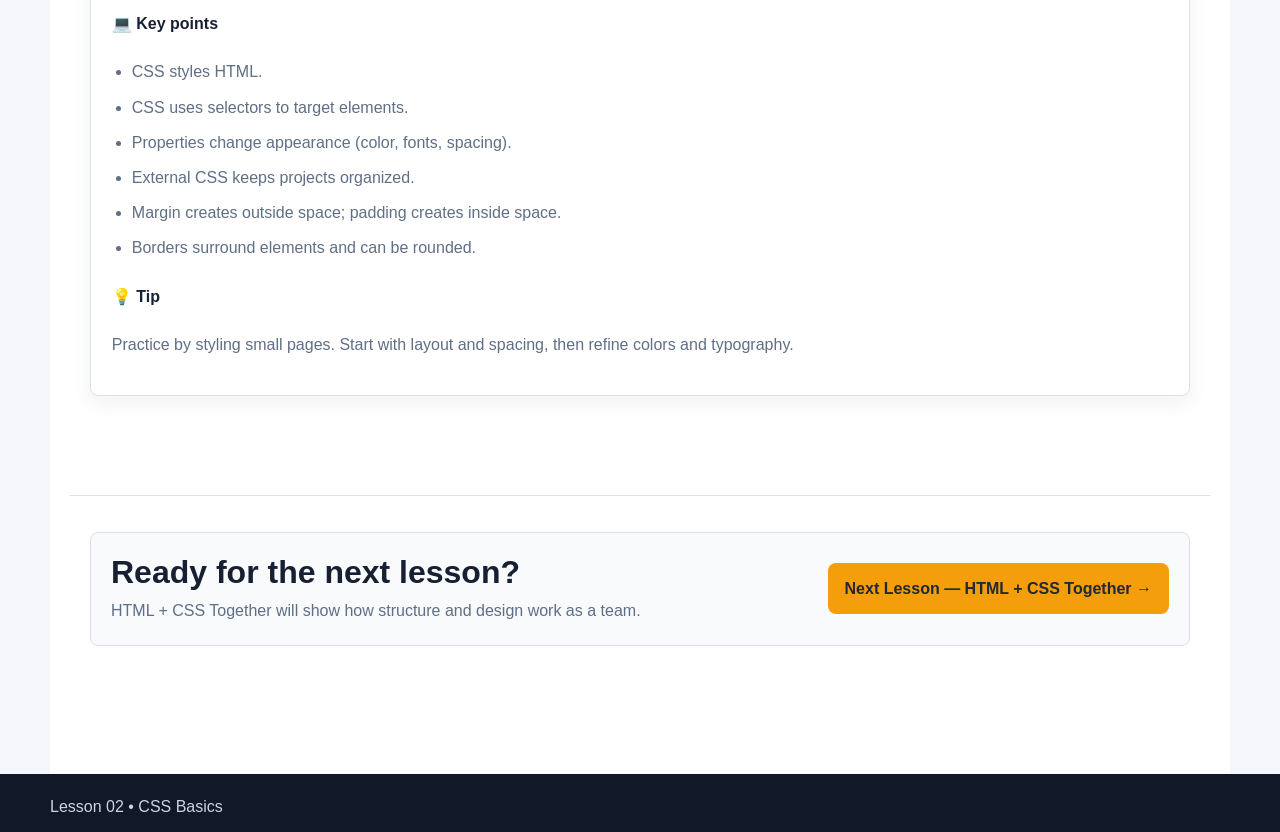
<file: css-basics.html>
<!doctype html>
<html lang="en">
<head>
  <meta charset="utf-8" />
  <meta name="viewport" content="width=device-width,initial-scale=1" />
  <title>Lesson 02 — CSS Basics</title>
  <link rel="stylesheet" href="styles.css" />
</head>
<body>
  <a class="skip-link" href="#main">Skip to content</a>

  <header class="site-header">
    <nav class="nav" aria-label="Main navigation">
      <a class="brand" href="#">
        <span class="brand-mark">L2</span>
        <span class="brand-name">CSS Basics</span>
      </a>

      <div class="nav-links" role="navigation" aria-label="Lesson links">
        <a class="active" href="#what-is-css">Lesson 02</a>
        <a href="#syntax">Syntax</a>
        <a href="#selectors">Selectors</a>
      </div>
    </nav>
  </header>

  <main id="main" class="lesson" tabindex="-1">
    <!-- Hero -->
    <section class="hero" aria-labelledby="hero-title">
      <div class="hero-content">
        <p class="eyebrow">Lesson 02</p>
        <h1 id="hero-title" class="page-hero">CSS Basics</h1>
        <p class="hero-lede">Learn how CSS styles HTML — the design layer for the web.</p>
      </div>
    </section>

    <!-- Section 1 -->
    <section id="what-is-css" class="lesson-section section" aria-labelledby="c1">
      <h3 id="c1">Section 1 - What is CSS?</h3>

      <div class="feature-card topic">
        <h4>📖 Explanation</h4>
        <p><strong>CSS</strong> stands for <em>Cascading Style Sheets</em>. CSS controls the appearance of HTML. HTML = structure. CSS = design.</p>

        <h4>💻 Code Example</h4>
        <div class="code-block" data-code-id="css-what-1">
          <code>h1{
    color: blue;
}</code>
          <div style="margin-top:0.6rem;">
            <button class="button secondary run" data-target="preview-css-what">Run</button>
            <button class="button secondary copy" data-copy-target="css-what-1">Copy</button>
          </div>
        </div>

        <h4>👀 Output</h4>
        <div id="preview-css-what" class="output preview-box" aria-live="polite" style="padding:1rem; background:var(--paper-soft); border-radius:8px;">
          <h1>Example heading</h1>
        </div>

        <h4>💡 Tip</h4>
        <p>Think: HTML builds the page, CSS makes it look good.</p>
      </div>
    </section>

    <!-- Section 2 -->
    <section id="syntax" class="lesson-section section" aria-labelledby="c2">
      <h3 id="c2">Section 2 - CSS Syntax</h3>

      <div class="feature-card topic">
        <h4>📖 Explanation</h4>
        <p>Every CSS rule has a <strong>selector</strong>, and a block of <strong>declarations</strong> made of <strong>property</strong> and <strong>value</strong>.</p>

        <h4>💻 Code Example</h4>
        <div class="code-block" data-code-id="css-syntax-1">
          <code>p{
    color: red;
}</code>
          <div style="margin-top:0.6rem;">
            <button class="button secondary run" data-target="preview-css-syntax">Run</button>
            <button class="button secondary copy" data-copy-target="css-syntax-1">Copy</button>
          </div>
        </div>

        <h4>👀 Output</h4>
        <div id="preview-css-syntax" class="output preview-box" aria-live="polite" style="padding:1rem; background:var(--paper-soft); border-radius:8px;">
          <p>This paragraph will become red when you run the example.</p>
        </div>

        <h4>💻 Diagram</h4>
        <pre style="background:var(--paper-soft); padding:0.8rem; border-radius:8px;">
p {
  color: red;
}

↑
Selector

      ↑
   Property

             ↑
           Value
        </pre>

        <h4>💡 Tip</h4>
        <p>Every declaration ends with a semicolon <code>;</code>.</p>
      </div>
    </section>

    <!-- Section 3 -->
    <section id="selectors" class="lesson-section section" aria-labelledby="c3">
      <h3 id="c3">Section 3 - Selectors</h3>

      <div class="feature-card topic">
        <h4>📖 Explanation</h4>
        <p>Basic selectors let you target elements: element selectors, class selectors, and ID selectors.</p>

        <h4>💻 Code Example</h4>
        <div class="code-block" data-code-id="css-selectors-1">
          <code>h1{
    color: green;
}

.title{
    font-size: 30px;
}

#main{
    background: black;
    color: white;
}</code>
          <div style="margin-top:0.6rem;">
            <button class="button secondary run" data-target="preview-css-selectors">Run</button>
            <button class="button secondary copy" data-copy-target="css-selectors-1">Copy</button>
          </div>
        </div>

        <h4>👀 Output</h4>
        <div id="preview-css-selectors" class="output preview-box" aria-live="polite" style="padding:1rem; background:var(--paper-soft); border-radius:8px;">
          <div id="main" style="padding:0.6rem;">
            <h1 class="title">Green heading with .title</h1>
            <p class="muted">The #main area has a dark background.</p>
          </div>
        </div>

        <h4>💡 Tip</h4>
        <p>Use classes for reusable styles and IDs for unique elements on the page.</p>
      </div>
    </section>

    <!-- Section 4 -->
    <section id="colors" class="lesson-section section" aria-labelledby="c4">
      <h3 id="c4">Section 4 - Colors</h3>

      <div class="feature-card topic">
        <h4>📖 Explanation</h4>
        <p>Use <code>color</code> for text color and <code>background-color</code> for element backgrounds.</p>

        <h4>💻 Code Example</h4>
        <div class="code-block" data-code-id="css-colors-1">
          <code>body{
    background-color: lightblue;
}

h1{
    color: darkblue;
}</code>
          <div style="margin-top:0.6rem;">
            <button class="button secondary run" data-target="preview-css-colors">Run</button>
            <button class="button secondary copy" data-copy-target="css-colors-1">Copy</button>
          </div>
        </div>

        <h4>👀 Output</h4>
        <div id="preview-css-colors" class="output preview-box" aria-live="polite" style="padding:1rem; border-radius:8px;">
          <div style="padding:1rem; background:lightblue;">
            <h1 style="color:darkblue; margin:0;">Blue page heading</h1>
            <p class="muted">The page background is light blue.</p>
          </div>
        </div>

        <h4>💡 Tip</h4>
        <p>Use named colors, hex, rgb, or hsl — whichever you find easiest to read and maintain.</p>
      </div>
    </section>

    <!-- Section 5 -->
    <section id="fonts" class="lesson-section section" aria-labelledby="c5">
      <h3 id="c5">Section 5 - Fonts</h3>

      <div class="feature-card topic">
        <h4>📖 Explanation</h4>
        <p>Control typography with <code>font-size</code>, <code>font-family</code>, and <code>font-weight</code>.</p>

        <h4>💻 Code Example</h4>
        <div class="code-block" data-code-id="css-fonts-1">
          <code>p{
    font-size: 20px;
    font-family: Arial, sans-serif;
    font-weight: bold;
}</code>
          <div style="margin-top:0.6rem;">
            <button class="button secondary run" data-target="preview-css-fonts">Run</button>
            <button class="button secondary copy" data-copy-target="css-fonts-1">Copy</button>
          </div>
        </div>

        <h4>👀 Output</h4>
        <div id="preview-css-fonts" class="output preview-box" aria-live="polite" style="padding:1rem; background:var(--paper-soft); border-radius:8px;">
          <p style="font-size:20px; font-family:Arial, sans-serif; font-weight:bold; margin:0;">This is a large bold paragraph.</p>
        </div>

        <h4>💡 Tip</h4>
        <p>Provide fallback fonts (e.g., <code>Arial, sans-serif</code>) so text looks consistent across systems.</p>
      </div>
    </section>

    <!-- Section 6 -->
    <section id="backgrounds" class="lesson-section section" aria-labelledby="c6">
      <h3 id="c6">Section 6 - Backgrounds</h3>

      <div class="feature-card topic">
        <h4>📖 Explanation</h4>
        <p>Backgrounds can be simple colors or images. We'll keep it basic: <code>background-color</code> and <code>background-image</code>.</p>

        <h4>💻 Code Example</h4>
        <div class="code-block" data-code-id="css-backgrounds-1">
          <code>body{
    background-color: #eeeeee;
}</code>
          <div style="margin-top:0.6rem;">
            <button class="button secondary run" data-target="preview-css-backgrounds">Run</button>
            <button class="button secondary copy" data-copy-target="css-backgrounds-1">Copy</button>
          </div>
        </div>

        <h4>👀 Output</h4>
        <div id="preview-css-backgrounds" class="output preview-box" aria-live="polite" style="padding:1rem; background:var(--paper-soft); border-radius:8px;">
          <div style="background:#eeeeee; padding:0.8rem; border-radius:6px;">
            <p style="margin:0;">Page with a light gray background.</p>
          </div>
        </div>

        <h4>💡 Tip</h4>
        <p>Keep backgrounds subtle for better readability. Gradients and complex images can come later.</p>
      </div>
    </section>

    <!-- Section 7 -->
    <section id="spacing" class="lesson-section section" aria-labelledby="c7">
      <h3 id="c7">Section 7 - Margin & Padding</h3>

      <div class="feature-card topic">
        <h4>📖 Explanation</h4>
        <p><strong>Margin</strong> creates space outside an element. <strong>Padding</strong> creates space inside an element.</p>

        <h4>💻 Diagram</h4>
        <pre style="background:var(--paper-soft); padding:0.8rem; border-radius:8px;">
+-------------------------+
|       Margin            |
|  +-------------------+  |
|  |     Border        |  |
|  | +---------------+ |  |
|  | |   Padding     | |  |
|  | | +-----------+ | |  |
|  | | | Content   | | |  |
|  | | +-----------+ | |  |
|  | +---------------+ |  |
|  +-------------------+  |
+-------------------------+
        </pre>

        <h4>💻 Code Example</h4>
        <div class="code-block" data-code-id="css-spacing-1">
          <code>div{
    margin: 20px;
    padding: 20px;
}</code>
          <div style="margin-top:0.6rem;">
            <button class="button secondary run" data-target="preview-css-spacing">Run</button>
            <button class="button secondary copy" data-copy-target="css-spacing-1">Copy</button>
          </div>
        </div>

        <h4>👀 Output</h4>
        <div id="preview-css-spacing" class="output preview-box" aria-live="polite" style="padding:1rem; background:var(--paper-soft); border-radius:8px;">
          <div style="margin:20px; padding:20px; border:1px dashed var(--line); background:#fff;">
            <p style="margin:0;">Box with margin outside and padding inside.</p>
          </div>
        </div>

        <h4>💡 Tip</h4>
        <p>Use margin to separate elements from others; use padding to give content breathing room inside its box.</p>
      </div>
    </section>

    <!-- Section 8 -->
    <section id="borders" class="lesson-section section" aria-labelledby="c8">
      <h3 id="c8">Section 8 - Borders</h3>

      <div class="feature-card topic">
        <h4>📖 Explanation</h4>
        <p>Use <code>border</code> to draw lines around elements and <code>border-radius</code> to round corners.</p>

        <h4>💻 Code Example</h4>
        <div class="code-block" data-code-id="css-borders-1">
          <code>div{
    border: 2px solid black;
    border-radius: 10px;
}</code>
          <div style="margin-top:0.6rem;">
            <button class="button secondary run" data-target="preview-css-borders">Run</button>
            <button class="button secondary copy" data-copy-target="css-borders-1">Copy</button>
          </div>
        </div>

        <h4>👀 Output</h4>
        <div id="preview-css-borders" class="output preview-box" aria-live="polite" style="padding:1rem; background:var(--paper-soft); border-radius:8px;">
          <div style="border:2px solid black; border-radius:10px; padding:12px; background:#fff;">
            <p style="margin:0;">Rounded bordered box</p>
          </div>
        </div>

        <h4>💡 Tip</h4>
        <p>Combine border styles, widths, and radii to create subtle UI elements.</p>
      </div>
    </section>

    <!-- Section 9 -->
    <section id="external-css" class="lesson-section section" aria-labelledby="c9">
      <h3 id="c9">Section 9 - External CSS</h3>

      <div class="feature-card topic">
        <h4>📖 Explanation</h4>
        <p>Keeping CSS in a separate file (<code>styles.css</code>) keeps your project organized and makes styles reusable across pages.</p>

        <h4>💻 Example files</h4>
        <div class="code-block" data-code-id="external-html">
          <code>&lt;!-- index.html --&gt;
&lt;!DOCTYPE html&gt;
&lt;html&gt;
&lt;head&gt;
  &lt;meta charset="utf-8"&gt;
  &lt;meta name="viewport" content="width=device-width,initial-scale=1"&gt;
  &lt;title&gt;External CSS Example&lt;/title&gt;
  &lt;link rel="stylesheet" href="styles.css"&gt;
&lt;/head&gt;
&lt;body&gt;
  &lt;h1&gt;Hello with external CSS&lt;/h1&gt;
&lt;/body&gt;
&lt;/html&gt;</code>
          <div style="margin-top:0.6rem;">
            <button class="button secondary copy" data-copy-target="external-html">Copy index.html</button>
          </div>
        </div>

        <div class="code-block" data-code-id="external-css">
          <code>/* styles.css */
h1{
    color: purple;
}</code>
          <div style="margin-top:0.6rem;">
            <button class="button secondary copy" data-copy-target="external-css">Copy styles.css</button>
          </div>
        </div>

        <h4>👀 Note</h4>
        <div style="padding:0.8rem; background:var(--paper-soft); border-radius:8px;">
          <strong>📄 This example uses two separate files (index.html and styles.css).</strong>
          <p style="margin:0.4rem 0 0;">Copy both examples into separate files to see the result in your browser. There is no single-run preview here because the files must be saved separately.</p>
        </div>

        <h4>💡 Tip</h4>
        <p>External CSS is the real-world workflow — it keeps HTML clean and styles centralized.</p>
      </div>
    </section>

    <!-- Section 10 -->
    <section id="summary" class="lesson-section section" aria-labelledby="c10">
      <h3 id="c10">Section 10 - Summary</h3>

      <div class="feature-card topic">
        <h4>📖 Explanation</h4>
        <p>Quick review of what you learned about CSS basics.</p>

        <h4>💻 Key points</h4>
        <ul class="content-list">
          <li>CSS styles HTML.</li>
          <li>CSS uses selectors to target elements.</li>
          <li>Properties change appearance (color, fonts, spacing).</li>
          <li>External CSS keeps projects organized.</li>
          <li>Margin creates outside space; padding creates inside space.</li>
          <li>Borders surround elements and can be rounded.</li>
        </ul>

        <h4>💡 Tip</h4>
        <p>Practice by styling small pages. Start with layout and spacing, then refine colors and typography.</p>
      </div>
    </section>

    <!-- Bottom CTA -->
    <section class="section bottom-cta" aria-label="Next lesson">
      <div class="next-step">
        <div>
          <h2 style="margin:0;">Ready for the next lesson?</h2>
          <p class="muted" style="margin:0.4rem 0 0;">HTML + CSS Together will show how structure and design work as a team.</p>
        </div>
        <div>
          <button id="next-lesson" class="button primary full-width">Next Lesson — HTML + CSS Together →</button>
        </div>
      </div>
    </section>
  </main>

  <footer class="site-footer" role="contentinfo">
    <div class="container">
      <p class="muted">Lesson 02 • CSS Basics</p>
    </div>
  </footer>

  <!-- Inline JavaScript (all logic inside this HTML file) -->
  <script>
    (function () {
      // Helper: get code text from a code-block element
      function getCodeText(codeBlock) {
        var codeEl = codeBlock.querySelector('code');
        return codeEl ? codeEl.textContent.replace(/\r\n/g, '\n').trim() : '';
      }

      // Run CSS examples inside an isolated iframe
document.querySelectorAll(".run").forEach(function(btn){

    btn.addEventListener("click", function(){

        var target = document.getElementById(
            btn.dataset.target
        );

        if(!target) return;

        var codeBlock = btn.closest(".code-block");
        var css = codeBlock.querySelector("code").textContent;

        // Create iframe
        var frame = document.createElement("iframe");

        frame.style.width = "100%";
        frame.style.height = "180px";
        frame.style.border = "1px solid #ccc";
        frame.style.borderRadius = "8px";
        frame.style.background = "white";

        target.innerHTML = "";
        target.appendChild(frame);

        var doc = frame.contentDocument || frame.contentWindow.document;

        doc.open();

        doc.write(`
<!DOCTYPE html>
<html>
<head>
<style>
body{
    font-family:Arial,sans-serif;
    padding:20px;
}

${css}
</style>
</head>

<body>

<h1 class="title">Example Heading</h1>

<p>This is an example paragraph.</p>

<div id="main">
    Main Container
</div>

<div class="box">
    Example Box
</div>

</body>
</html>
`);

        doc.close();

    });

});

      // Copy code to clipboard with feedback
      document.querySelectorAll('button.copy').forEach(function (btn) {
        btn.addEventListener('click', function () {
          var target = btn.getAttribute('data-copy-target');
          var codeBlock = document.querySelector('.code-block[data-code-id="' + target + '"]');
          // For external files where data-code-id is not set, fallback to closest code-block
          if (!codeBlock) {
            codeBlock = btn.closest('.code-block');
          }
          if (!codeBlock) return;
          var code = getCodeText(codeBlock);

          if (navigator.clipboard && navigator.clipboard.writeText) {
            navigator.clipboard.writeText(code).then(function () {
              var original = btn.textContent;
              btn.textContent = 'Copied';
              setTimeout(function () { btn.textContent = original; }, 1400);
            }, function () {
              fallbackCopy(code, btn);
            });
          } else {
            fallbackCopy(code, btn);
          }
        });
      });

      function fallbackCopy(text, btn) {
        var ta = document.createElement('textarea');
        ta.value = text;
        ta.style.position = 'fixed';
        ta.style.left = '-9999px';
        document.body.appendChild(ta);
        ta.select();
        try {
          document.execCommand('copy');
          var original = btn.textContent;
          btn.textContent = 'Copied';
          setTimeout(function () { btn.textContent = original; }, 1400);
        } catch (e) {
          alert('Copy failed. Select and copy manually.');
        }
        document.body.removeChild(ta);
      }

      // Next lesson button feedback
      var nextBtn = document.getElementById('next-lesson');
      if (nextBtn) {
        nextBtn.addEventListener('click', function () {
          nextBtn.disabled = true;
          var prev = nextBtn.textContent;
          nextBtn.textContent = 'Loading…';
          setTimeout(function () {
            nextBtn.disabled = false;
            nextBtn.textContent = prev;
            location.href = 'html-css-together.html';
          }, 700);
        });
      }

      // Auto-run the first example so the page looks active
      var firstRun = document.querySelector('button.run');
      if (firstRun) firstRun.click();
    })();
  </script>
</body>
</html>
</file>
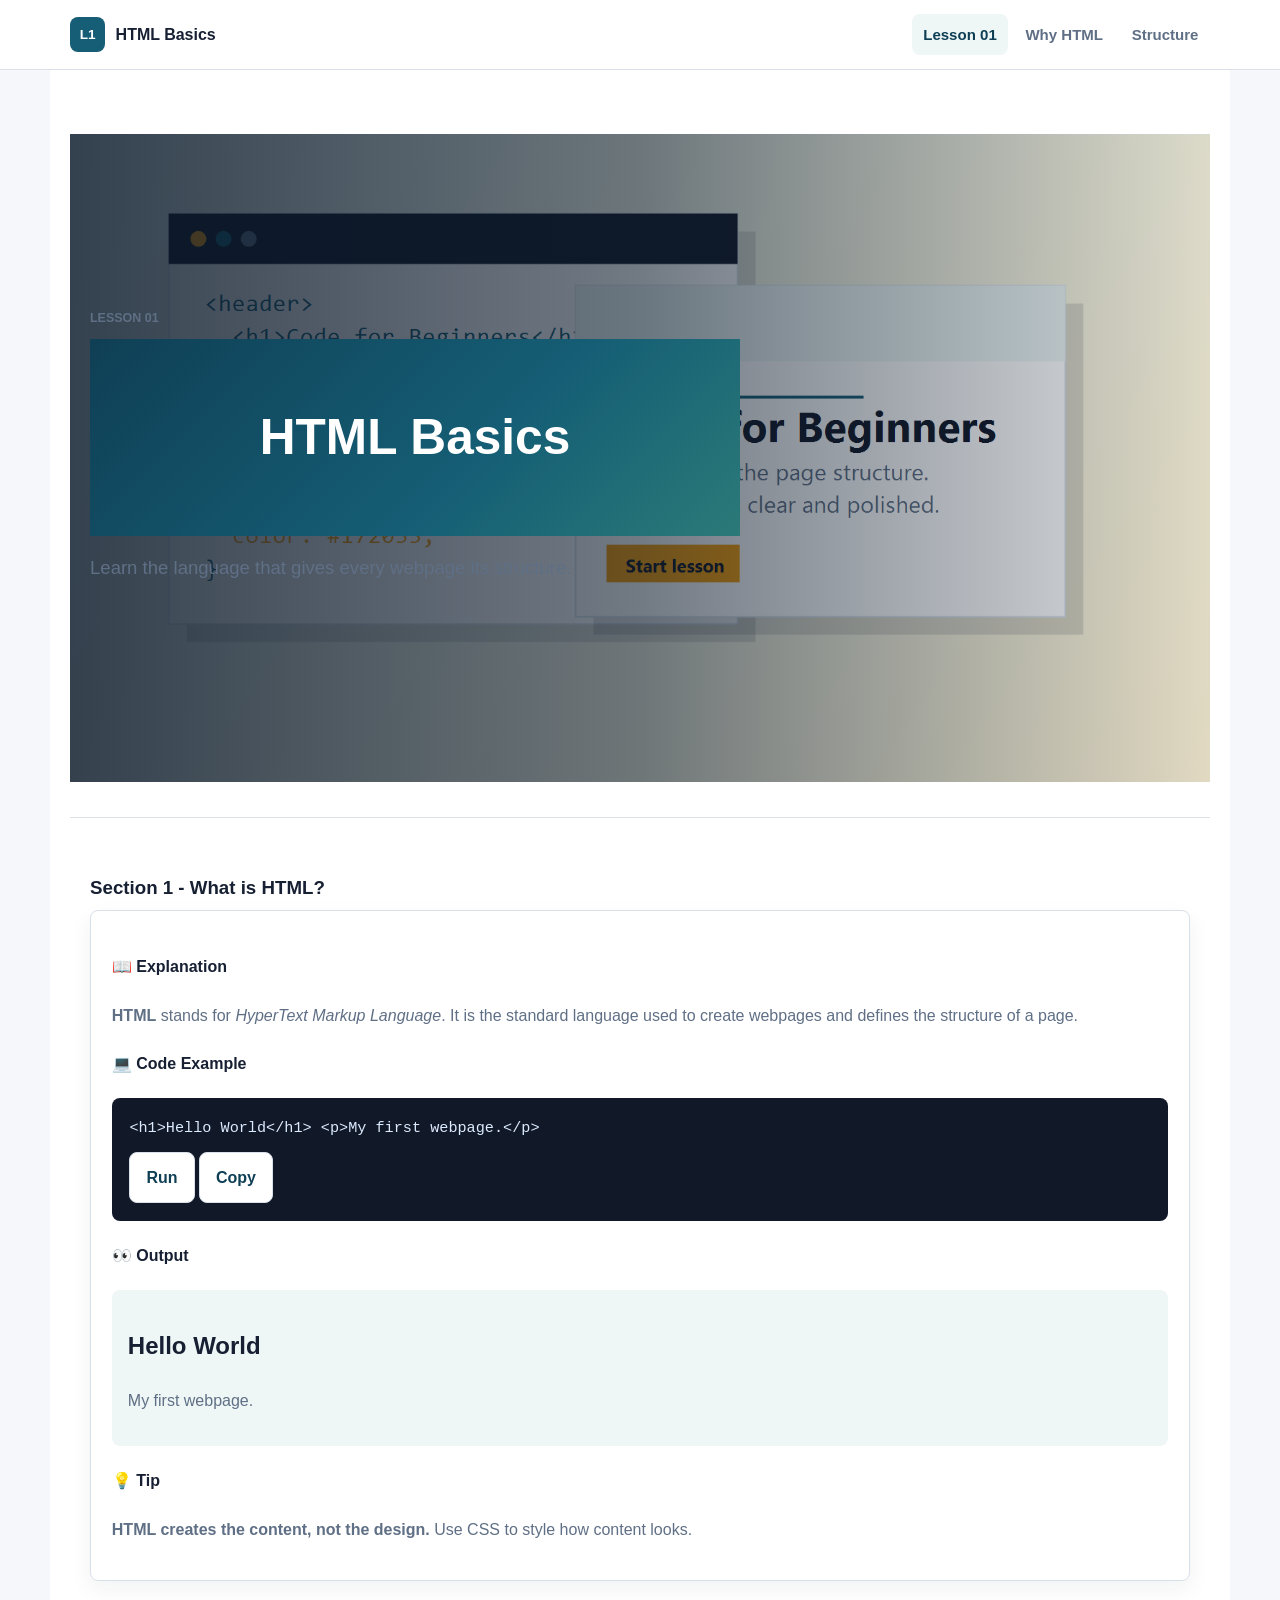
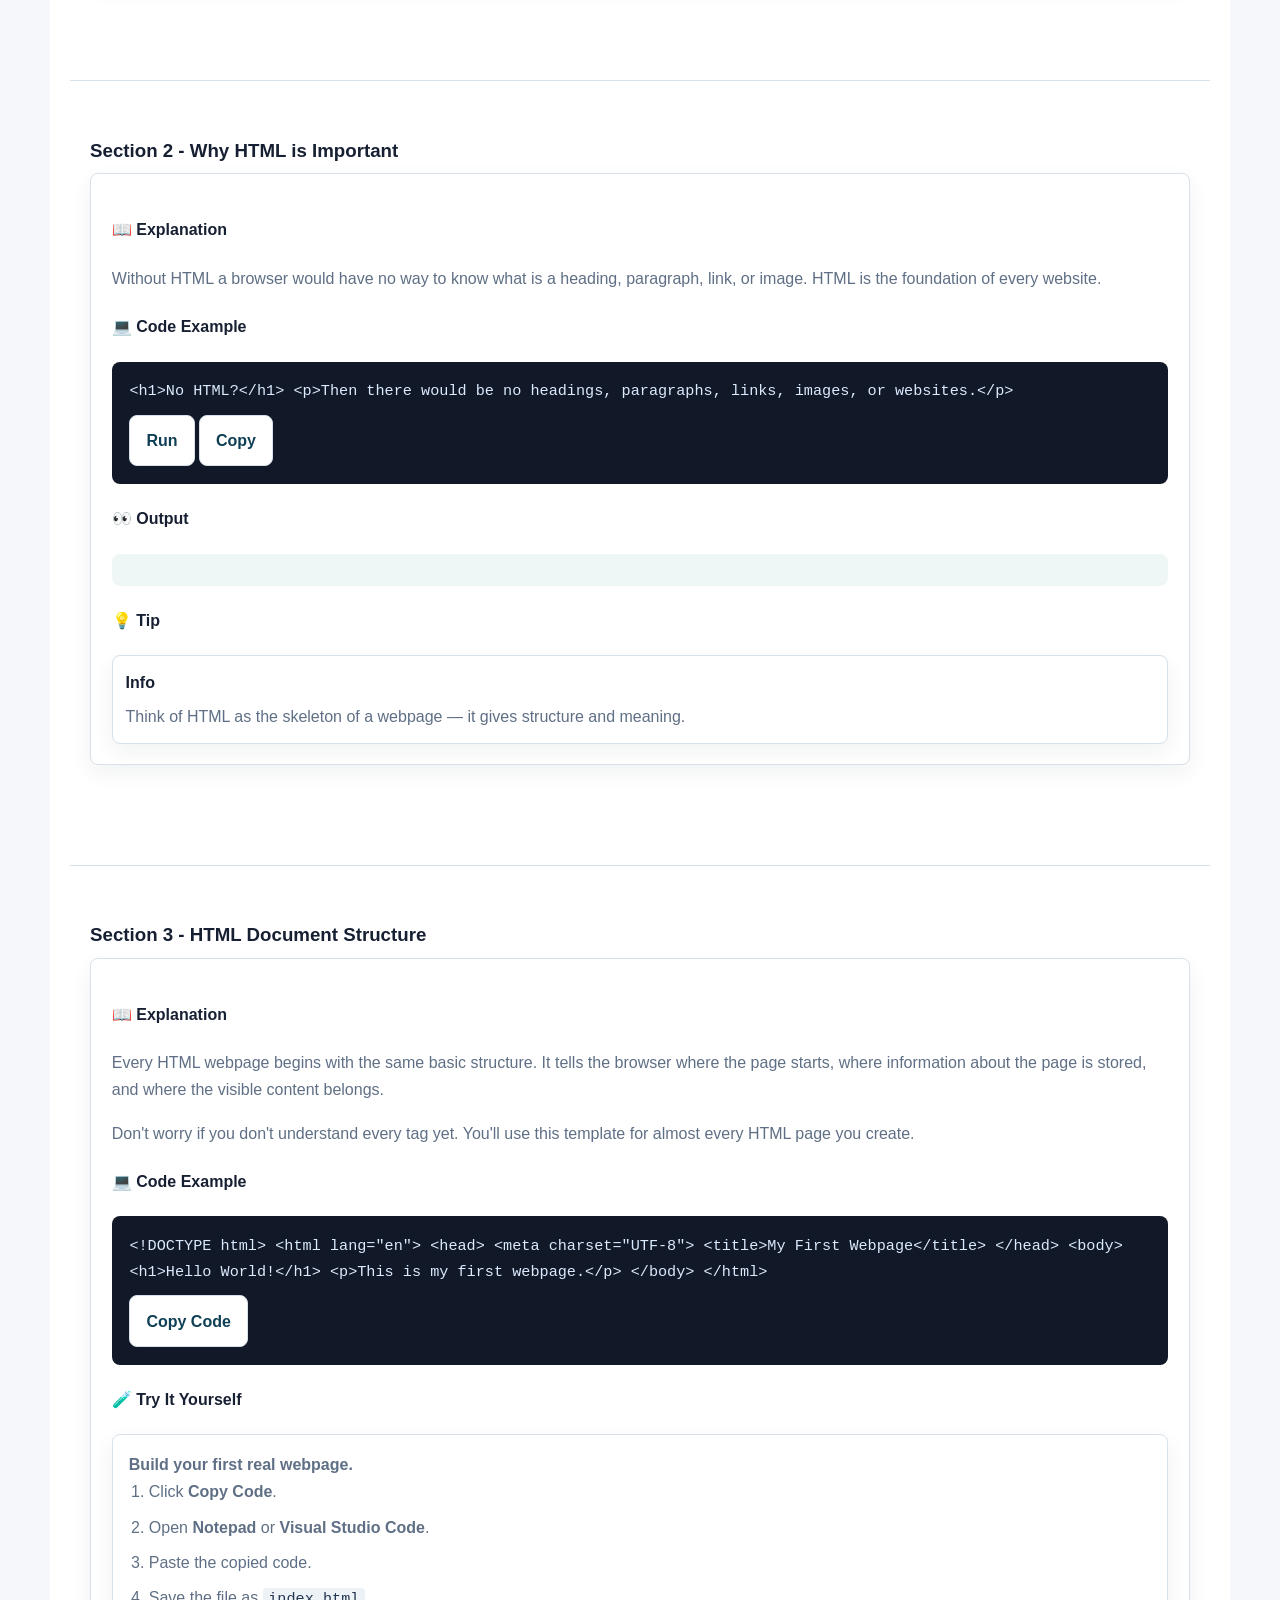
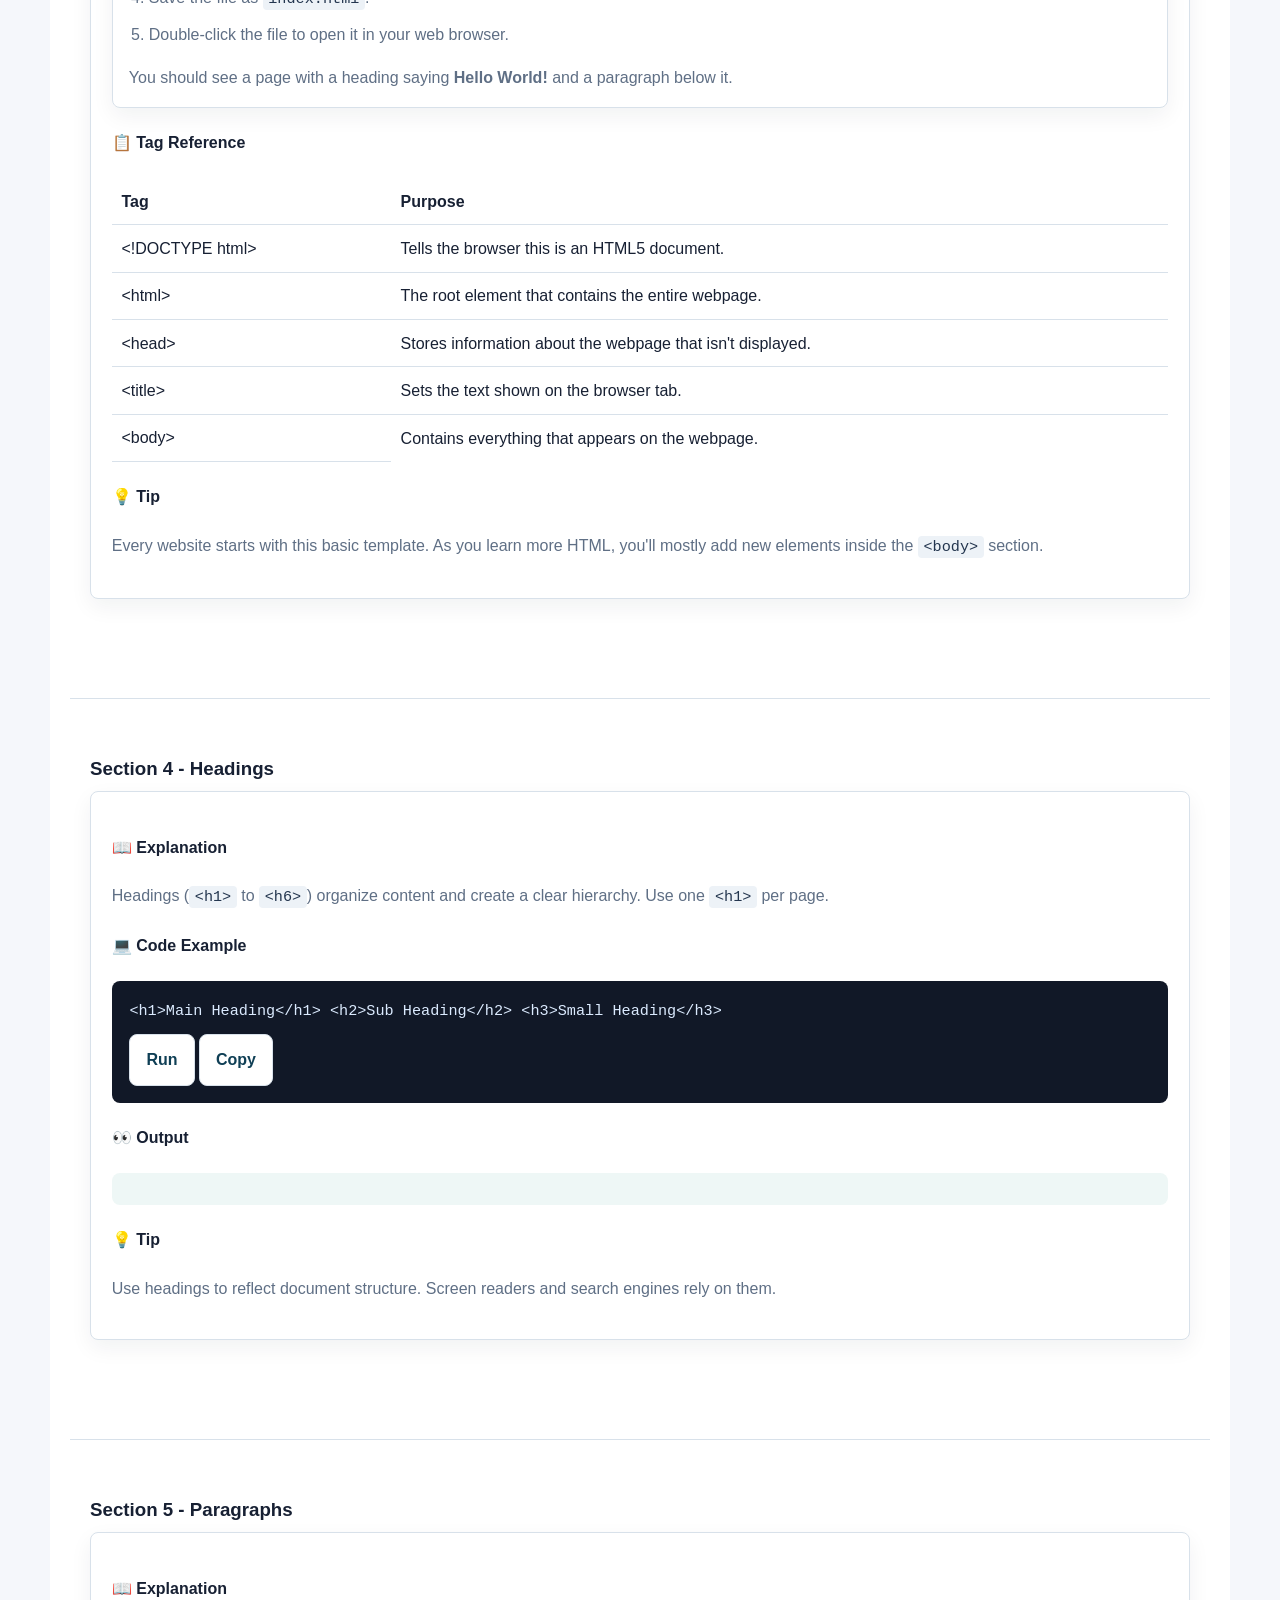
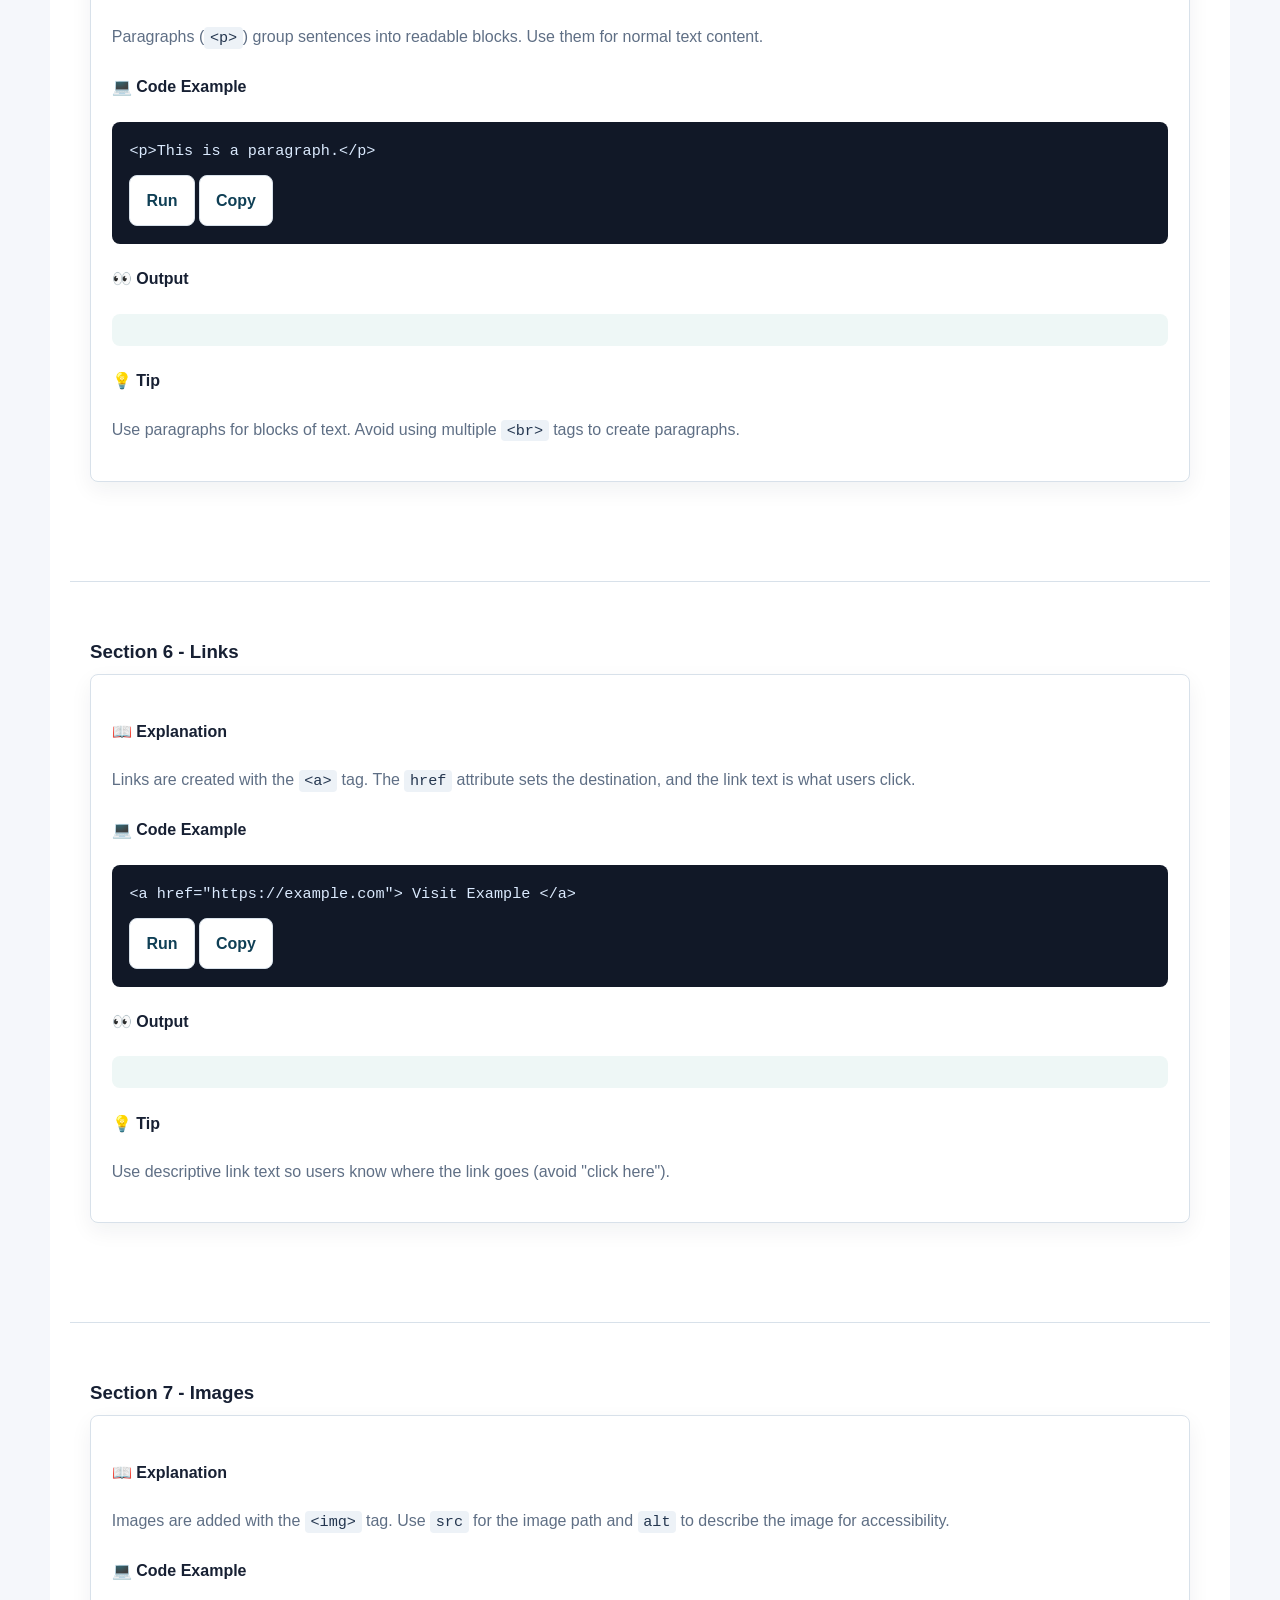
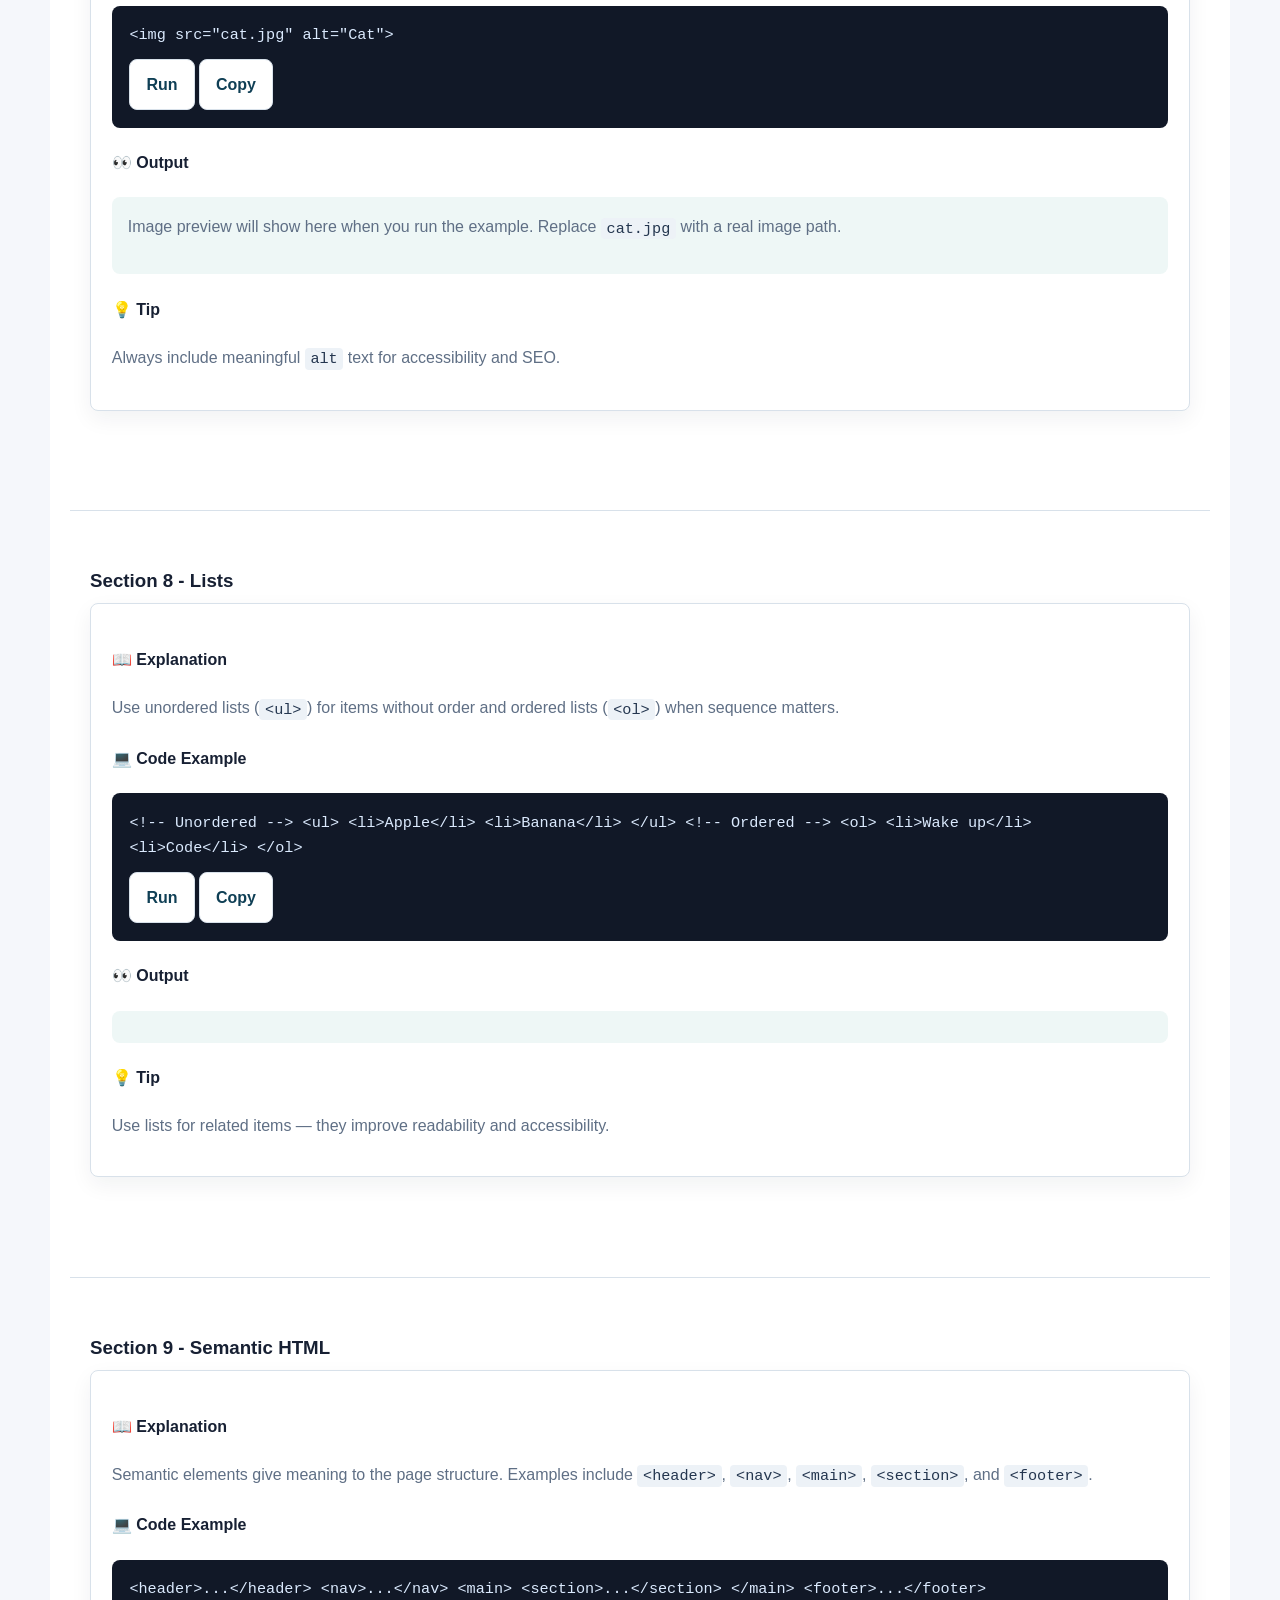
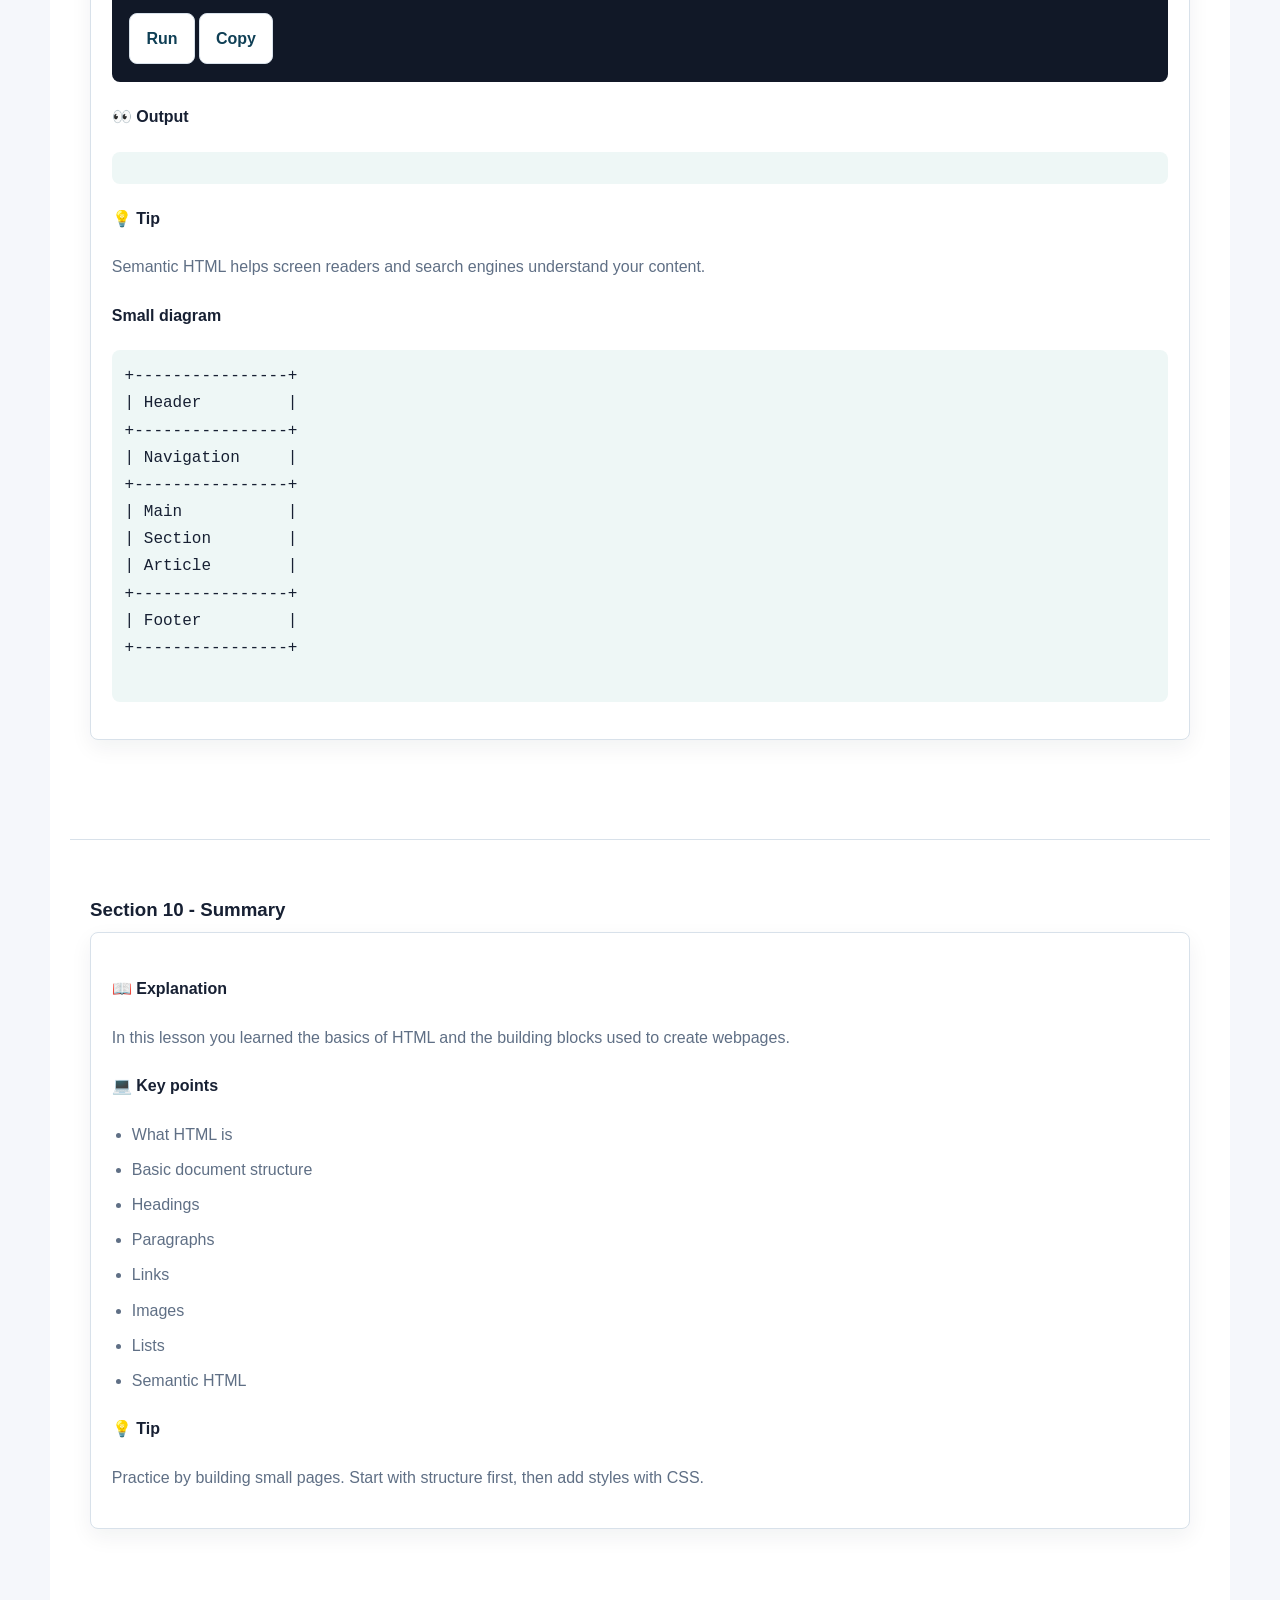
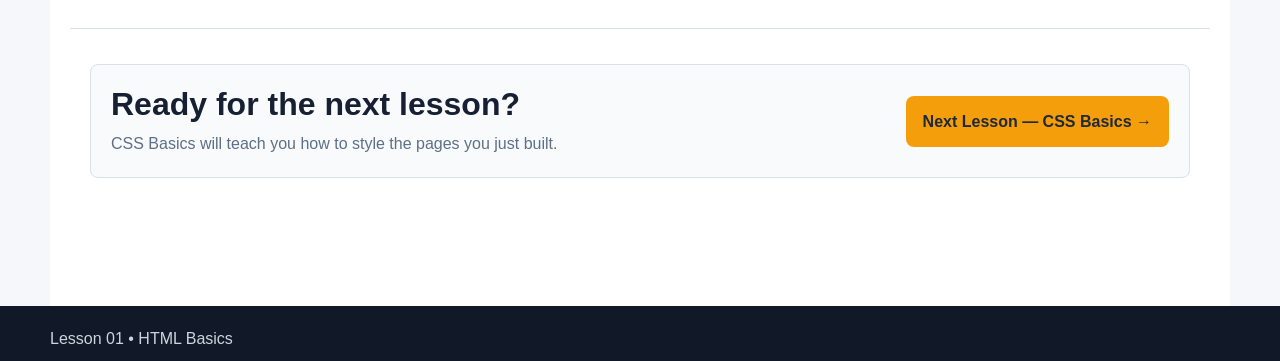
<file: html-basics.html>
<!doctype html>
<html lang="en">
<head>
  <meta charset="utf-8" />
  <meta name="viewport" content="width=device-width,initial-scale=1" />
  <title>Lesson 01 — HTML Basics</title>
  <link rel="stylesheet" href="styles.css" />
</head>
<body>
  <a class="skip-link" href="#main">Skip to content</a>

  <header class="site-header">
    <nav class="nav" aria-label="Main navigation">
      <a class="brand" href="#">
        <span class="brand-mark">L1</span>
        <span class="brand-name">HTML Basics</span>
      </a>

      <div class="nav-links" role="navigation" aria-label="Lesson links">
        <a class="active" href="#what-is-html">Lesson 01</a>
        <a href="#why-html">Why HTML</a>
        <a href="#document-structure">Structure</a>
      </div>
    </nav>
  </header>

  <main id="main" class="lesson" tabindex="-1">
    <!-- Hero -->
    <section class="hero" aria-labelledby="hero-title">
      <div class="hero-content">
        <p class="eyebrow">Lesson 01</p>
        <h1 id="hero-title" class="page-hero">HTML Basics</h1>
        <p class="hero-lede">Learn the language that gives every webpage its structure.</p>
      </div>
    </section>

    <!-- Section 1 -->
    <section id="what-is-html" class="lesson-section section" aria-labelledby="s1">
      <h3 id="s1">Section 1 - What is HTML?</h3>

      <div class="feature-card topic">
        <h4>📖 Explanation</h4>
        <p><strong>HTML</strong> stands for <em>HyperText Markup Language</em>. It is the standard language used to create webpages and defines the structure of a page.</p>

        <h4>💻 Code Example</h4>
        <div class="code-block" data-code-id="example-hello">
          <code>&lt;h1&gt;Hello World&lt;/h1&gt;
&lt;p&gt;My first webpage.&lt;/p&gt;</code>
          <div style="margin-top:0.6rem;">
            <button class="button secondary run" data-target="preview-hello">Run</button>
            <button class="button secondary copy" data-copy-target="example-hello">Copy</button>
          </div>
        </div>

        <h4>👀 Output</h4>
        <div id="preview-hello" class="output preview-box" aria-live="polite" style="padding:1rem; background:var(--paper-soft); border-radius:8px;"></div>

        <h4>💡 Tip</h4>
        <p><strong>HTML creates the content, not the design.</strong> Use CSS to style how content looks.</p>
      </div>
    </section>

    <!-- Section 2 -->
    <section id="why-html" class="lesson-section section" aria-labelledby="s2">
      <h3 id="s2">Section 2 - Why HTML is Important</h3>

      <div class="feature-card topic">
        <h4>📖 Explanation</h4>
        <p>Without HTML a browser would have no way to know what is a heading, paragraph, link, or image. HTML is the foundation of every website.</p>

        <h4>💻 Code Example</h4>
        <div class="code-block" data-code-id="example-why">
          <code>&lt;h1&gt;No HTML?&lt;/h1&gt;
&lt;p&gt;Then there would be no headings, paragraphs, links, images, or websites.&lt;/p&gt;</code>
          <div style="margin-top:0.6rem;">
            <button class="button secondary run" data-target="preview-why">Run</button>
            <button class="button secondary copy" data-copy-target="example-why">Copy</button>
          </div>
        </div>

        <h4>👀 Output</h4>
        <div id="preview-why" class="output preview-box" aria-live="polite" style="padding:1rem; background:var(--paper-soft); border-radius:8px;"></div>

        <h4>💡 Tip</h4>
        <div class="info-panel" style="margin-top:0.6rem; padding:0.8rem;">
          <strong>Info</strong>
          <p style="margin:0.4rem 0 0;">Think of HTML as the skeleton of a webpage — it gives structure and meaning.</p>
        </div>
      </div>
    </section>

    <!-- Section 3 -->
<section id="document-structure" class="lesson-section section" aria-labelledby="s3">
  <h3 id="s3">Section 3 - HTML Document Structure</h3>

  <div class="feature-card topic">
    <h4>📖 Explanation</h4>

    <p>
      Every HTML webpage begins with the same basic structure. It tells the browser
      where the page starts, where information about the page is stored, and where
      the visible content belongs.
    </p>

    <p>
      Don't worry if you don't understand every tag yet. You'll use this template
      for almost every HTML page you create.
    </p>

    <h4>💻 Code Example</h4>

    <div class="code-block" data-code-id="example-structure">
<code>&lt;!DOCTYPE html&gt;
&lt;html lang="en"&gt;
&lt;head&gt;
    &lt;meta charset="UTF-8"&gt;
    &lt;title&gt;My First Webpage&lt;/title&gt;
&lt;/head&gt;

&lt;body&gt;
    &lt;h1&gt;Hello World!&lt;/h1&gt;
    &lt;p&gt;This is my first webpage.&lt;/p&gt;
&lt;/body&gt;
&lt;/html&gt;</code>

      <div style="margin-top:0.6rem;">
        <button class="button secondary copy" data-copy-target="example-structure">
          Copy Code
        </button>
      </div>
    </div>

    <h4>🧪 Try It Yourself</h4>

    <div class="info-panel" style="margin-top:0.75rem; padding:1rem;">
      <p><strong>Build your first real webpage.</strong></p>

      <ol class="content-list">
        <li>Click <strong>Copy Code</strong>.</li>
        <li>Open <strong>Notepad</strong> or <strong>Visual Studio Code</strong>.</li>
        <li>Paste the copied code.</li>
        <li>Save the file as <code>index.html</code>.</li>
        <li>Double-click the file to open it in your web browser.</li>
      </ol>

      <p style="margin-top:1rem;">
        You should see a page with a heading saying
        <strong>Hello World!</strong> and a paragraph below it.
      </p>
    </div>

    <h4>📋 Tag Reference</h4>

    <table class="tag-table" style="width:100%; border-collapse:collapse; margin-top:0.6rem;">
      <thead>
        <tr>
          <th style="text-align:left; padding:0.6rem; border-bottom:1px solid var(--line);">
            Tag
          </th>
          <th style="text-align:left; padding:0.6rem; border-bottom:1px solid var(--line);">
            Purpose
          </th>
        </tr>
      </thead>

      <tbody>
        <tr>
          <td style="padding:0.6rem; border-bottom:1px solid var(--line);">
            &lt;!DOCTYPE html&gt;
          </td>
          <td style="padding:0.6rem; border-bottom:1px solid var(--line);">
            Tells the browser this is an HTML5 document.
          </td>
        </tr>

        <tr>
          <td style="padding:0.6rem; border-bottom:1px solid var(--line);">
            &lt;html&gt;
          </td>
          <td style="padding:0.6rem; border-bottom:1px solid var(--line);">
            The root element that contains the entire webpage.
          </td>
        </tr>

        <tr>
          <td style="padding:0.6rem; border-bottom:1px solid var(--line);">
            &lt;head&gt;
          </td>
          <td style="padding:0.6rem; border-bottom:1px solid var(--line);">
            Stores information about the webpage that isn't displayed.
          </td>
        </tr>

        <tr>
          <td style="padding:0.6rem; border-bottom:1px solid var(--line);">
            &lt;title&gt;
          </td>
          <td style="padding:0.6rem; border-bottom:1px solid var(--line);">
            Sets the text shown on the browser tab.
          </td>
        </tr>

        <tr>
          <td style="padding:0.6rem; border-bottom:1px solid var(--line);">
            &lt;body&gt;
          </td>
          <td style="padding:0.6rem;">
            Contains everything that appears on the webpage.
          </td>
        </tr>
      </tbody>
    </table>

    <h4>💡 Tip</h4>

    <p>
      Every website starts with this basic template. As you learn more HTML,
      you'll mostly add new elements inside the <code>&lt;body&gt;</code> section.
    </p>

  </div>
</section>

    <!-- Sections 4–9 condensed but following same pattern -->
    <section id="headings" class="lesson-section section" aria-labelledby="s4">
      <h3 id="s4">Section 4 - Headings</h3>
      <div class="feature-card topic">
        <h4>📖 Explanation</h4>
        <p>Headings (<code>&lt;h1&gt;</code> to <code>&lt;h6&gt;</code>) organize content and create a clear hierarchy. Use one <code>&lt;h1&gt;</code> per page.</p>

        <h4>💻 Code Example</h4>
        <div class="code-block" data-code-id="example-headings">
          <code>&lt;h1&gt;Main Heading&lt;/h1&gt;
&lt;h2&gt;Sub Heading&lt;/h2&gt;
&lt;h3&gt;Small Heading&lt;/h3&gt;</code>
          <div style="margin-top:0.6rem;">
            <button class="button secondary run" data-target="preview-headings">Run</button>
            <button class="button secondary copy" data-copy-target="example-headings">Copy</button>
          </div>
        </div>

        <h4>👀 Output</h4>
        <div id="preview-headings" class="output preview-box" aria-live="polite" style="padding:1rem; background:var(--paper-soft); border-radius:8px;"></div>

        <h4>💡 Tip</h4>
        <p>Use headings to reflect document structure. Screen readers and search engines rely on them.</p>
      </div>
    </section>

    <section id="paragraphs" class="lesson-section section" aria-labelledby="s5">
      <h3 id="s5">Section 5 - Paragraphs</h3>
      <div class="feature-card topic">
        <h4>📖 Explanation</h4>
        <p>Paragraphs (<code>&lt;p&gt;</code>) group sentences into readable blocks. Use them for normal text content.</p>

        <h4>💻 Code Example</h4>
        <div class="code-block" data-code-id="example-paragraph">
          <code>&lt;p&gt;This is a paragraph.&lt;/p&gt;</code>
          <div style="margin-top:0.6rem;">
            <button class="button secondary run" data-target="preview-paragraph">Run</button>
            <button class="button secondary copy" data-copy-target="example-paragraph">Copy</button>
          </div>
        </div>

        <h4>👀 Output</h4>
        <div id="preview-paragraph" class="output preview-box" aria-live="polite" style="padding:1rem; background:var(--paper-soft); border-radius:8px;"></div>

        <h4>💡 Tip</h4>
        <p>Use paragraphs for blocks of text. Avoid using multiple <code>&lt;br&gt;</code> tags to create paragraphs.</p>
      </div>
    </section>

    <section id="links" class="lesson-section section" aria-labelledby="s6">
      <h3 id="s6">Section 6 - Links</h3>
      <div class="feature-card topic">
        <h4>📖 Explanation</h4>
        <p>Links are created with the <code>&lt;a&gt;</code> tag. The <code>href</code> attribute sets the destination, and the link text is what users click.</p>

        <h4>💻 Code Example</h4>
        <div class="code-block" data-code-id="example-links">
          <code>&lt;a href="https://example.com"&gt;
  Visit Example
&lt;/a&gt;</code>
          <div style="margin-top:0.6rem;">
            <button class="button secondary run" data-target="preview-links">Run</button>
            <button class="button secondary copy" data-copy-target="example-links">Copy</button>
          </div>
        </div>

        <h4>👀 Output</h4>
        <div id="preview-links" class="output preview-box" aria-live="polite" style="padding:1rem; background:var(--paper-soft); border-radius:8px;"></div>

        <h4>💡 Tip</h4>
        <p>Use descriptive link text so users know where the link goes (avoid "click here").</p>
      </div>
    </section>

    <section id="images" class="lesson-section section" aria-labelledby="s7">
      <h3 id="s7">Section 7 - Images</h3>
      <div class="feature-card topic">
        <h4>📖 Explanation</h4>
        <p>Images are added with the <code>&lt;img&gt;</code> tag. Use <code>src</code> for the image path and <code>alt</code> to describe the image for accessibility.</p>

        <h4>💻 Code Example</h4>
        <div class="code-block" data-code-id="example-images">
          <code>&lt;img src="cat.jpg" alt="Cat"&gt;</code>
          <div style="margin-top:0.6rem;">
            <button class="button secondary run" data-target="preview-images">Run</button>
            <button class="button secondary copy" data-copy-target="example-images">Copy</button>
          </div>
        </div>

        <h4>👀 Output</h4>
        <div id="preview-images" class="output preview-box" aria-live="polite" style="padding:1rem; background:var(--paper-soft); border-radius:8px;">
          <p class="muted">Image preview will show here when you run the example. Replace <code>cat.jpg</code> with a real image path.</p>
        </div>

        <h4>💡 Tip</h4>
        <p>Always include meaningful <code>alt</code> text for accessibility and SEO.</p>
      </div>
    </section>

    <section id="lists" class="lesson-section section" aria-labelledby="s8">
      <h3 id="s8">Section 8 - Lists</h3>
      <div class="feature-card topic">
        <h4>📖 Explanation</h4>
        <p>Use unordered lists (<code>&lt;ul&gt;</code>) for items without order and ordered lists (<code>&lt;ol&gt;</code>) when sequence matters.</p>

        <h4>💻 Code Example</h4>
        <div class="code-block" data-code-id="example-lists">
          <code>&lt;!-- Unordered --&gt;
&lt;ul&gt;
  &lt;li&gt;Apple&lt;/li&gt;
  &lt;li&gt;Banana&lt;/li&gt;
&lt;/ul&gt;

&lt;!-- Ordered --&gt;
&lt;ol&gt;
  &lt;li&gt;Wake up&lt;/li&gt;
  &lt;li&gt;Code&lt;/li&gt;
&lt;/ol&gt;</code>
          <div style="margin-top:0.6rem;">
            <button class="button secondary run" data-target="preview-lists">Run</button>
            <button class="button secondary copy" data-copy-target="example-lists">Copy</button>
          </div>
        </div>

        <h4>👀 Output</h4>
        <div id="preview-lists" class="output preview-box" aria-live="polite" style="padding:1rem; background:var(--paper-soft); border-radius:8px;"></div>

        <h4>💡 Tip</h4>
        <p>Use lists for related items — they improve readability and accessibility.</p>
      </div>
    </section>

    <section id="semantic-html" class="lesson-section section" aria-labelledby="s9">
      <h3 id="s9">Section 9 - Semantic HTML</h3>
      <div class="feature-card topic">
        <h4>📖 Explanation</h4>
        <p>Semantic elements give meaning to the page structure. Examples include <code>&lt;header&gt;</code>, <code>&lt;nav&gt;</code>, <code>&lt;main&gt;</code>, <code>&lt;section&gt;</code>, and <code>&lt;footer&gt;</code>.</p>

        <h4>💻 Code Example</h4>
        <div class="code-block" data-code-id="example-semantic">
          <code>&lt;header&gt;...&lt;/header&gt;
&lt;nav&gt;...&lt;/nav&gt;
&lt;main&gt;
  &lt;section&gt;...&lt;/section&gt;
&lt;/main&gt;
&lt;footer&gt;...&lt;/footer&gt;</code>
          <div style="margin-top:0.6rem;">
            <button class="button secondary run" data-target="preview-semantic">Run</button>
            <button class="button secondary copy" data-copy-target="example-semantic">Copy</button>
          </div>
        </div>

        <h4>👀 Output</h4>
        <div id="preview-semantic" class="output preview-box" aria-live="polite" style="padding:1rem; background:var(--paper-soft); border-radius:8px;"></div>

        <h4>💡 Tip</h4>
        <p>Semantic HTML helps screen readers and search engines understand your content.</p>

        <h4>Small diagram</h4>
        <pre class="diagram" style="background:var(--paper-soft); padding:0.8rem; border-radius:8px;">
+----------------+
| Header         |
+----------------+
| Navigation     |
+----------------+
| Main           |
| Section        |
| Article        |
+----------------+
| Footer         |
+----------------+
        </pre>
      </div>
    </section>

    <!-- Summary -->
    <section id="summary" class="lesson-section section" aria-labelledby="s10">
      <h3 id="s10">Section 10 - Summary</h3>
      <div class="feature-card topic">
        <h4>📖 Explanation</h4>
        <p>In this lesson you learned the basics of HTML and the building blocks used to create webpages.</p>

        <h4>💻 Key points</h4>
        <ul class="content-list">
          <li>What HTML is</li>
          <li>Basic document structure</li>
          <li>Headings</li>
          <li>Paragraphs</li>
          <li>Links</li>
          <li>Images</li>
          <li>Lists</li>
          <li>Semantic HTML</li>
        </ul>

        <h4>💡 Tip</h4>
        <p>Practice by building small pages. Start with structure first, then add styles with CSS.</p>
      </div>
    </section>

    <!-- Bottom CTA -->
    <section class="section bottom-cta" aria-label="Next lesson">
      <div class="next-step">
        <div>
          <h2 style="margin:0;">Ready for the next lesson?</h2>
          <p class="muted" style="margin:0.4rem 0 0;">CSS Basics will teach you how to style the pages you just built.</p>
        </div>
        <div>
          <button id="next-lesson" class="button primary full-width">Next Lesson — CSS Basics →</button>
        </div>
      </div>
    </section>
  </main>

  <footer class="site-footer" role="contentinfo">
    <div class="container">
      <p class="muted">Lesson 01 • HTML Basics</p>
    </div>
  </footer>

  <!-- Inline JavaScript (keeps all logic inside this HTML file) -->
  <script>
    (function () {
      // Helper: get code text from a code-block element
      function getCodeText(codeBlock) {
        var codeEl = codeBlock.querySelector('code');
        return codeEl ? codeEl.textContent.trim() : '';
      }

      // Run examples: render sanitized HTML into preview areas
      document.querySelectorAll('button.run').forEach(function (btn) {
        btn.addEventListener('click', function () {
          var targetId = btn.getAttribute('data-target');
          var codeBlock = btn.closest('.code-block');
          if (!codeBlock) return;
          var code = getCodeText(codeBlock);
          var preview = document.getElementById(targetId);
          if (!preview) return;

          // Remove script tags for safety
          var safe = code.replace(/<script[\s\S]*?>[\s\S]*?<\/script>/gi, '');
          preview.innerHTML = safe;
        });
      });

      // Copy code to clipboard with feedback
      document.querySelectorAll('button.copy').forEach(function (btn) {
        btn.addEventListener('click', function () {
          var target = btn.getAttribute('data-copy-target');
          var codeBlock = document.querySelector('.code-block[data-code-id="' + target + '"]');
          if (!codeBlock) return;
          var code = getCodeText(codeBlock);

          if (navigator.clipboard && navigator.clipboard.writeText) {
            navigator.clipboard.writeText(code).then(function () {
              var original = btn.textContent;
              btn.textContent = 'Copied';
              setTimeout(function () { btn.textContent = original; }, 1400);
            }, function () {
              fallbackCopy(code, btn);
            });
          } else {
            fallbackCopy(code, btn);
          }
        });
      });

      function fallbackCopy(text, btn) {
        var ta = document.createElement('textarea');
        ta.value = text;
        ta.style.position = 'fixed';
        ta.style.left = '-9999px';
        document.body.appendChild(ta);
        ta.select();
        try {
          document.execCommand('copy');
          var original = btn.textContent;
          btn.textContent = 'Copied';
          setTimeout(function () { btn.textContent = original; }, 1400);
        } catch (e) {
          alert('Copy failed. Select and copy manually.');
        }
        document.body.removeChild(ta);
      }

      // Next lesson button feedback
      var nextBtn = document.getElementById('next-lesson');
      if (nextBtn) {
        nextBtn.addEventListener('click', function () {
          nextBtn.disabled = true;
          var prev = nextBtn.textContent;
          nextBtn.textContent = 'Loading…';
          setTimeout(function () {
            nextBtn.disabled = false;
            nextBtn.textContent = prev;
            
            location.href = 'css-basics.html';
          }, 700);
        });
      }

      // Auto-run the first example to show the page is interactive
      var firstRun = document.querySelector('button.run');
      if (firstRun) firstRun.click();
    })();
  </script>
</body>
</html>
</file>
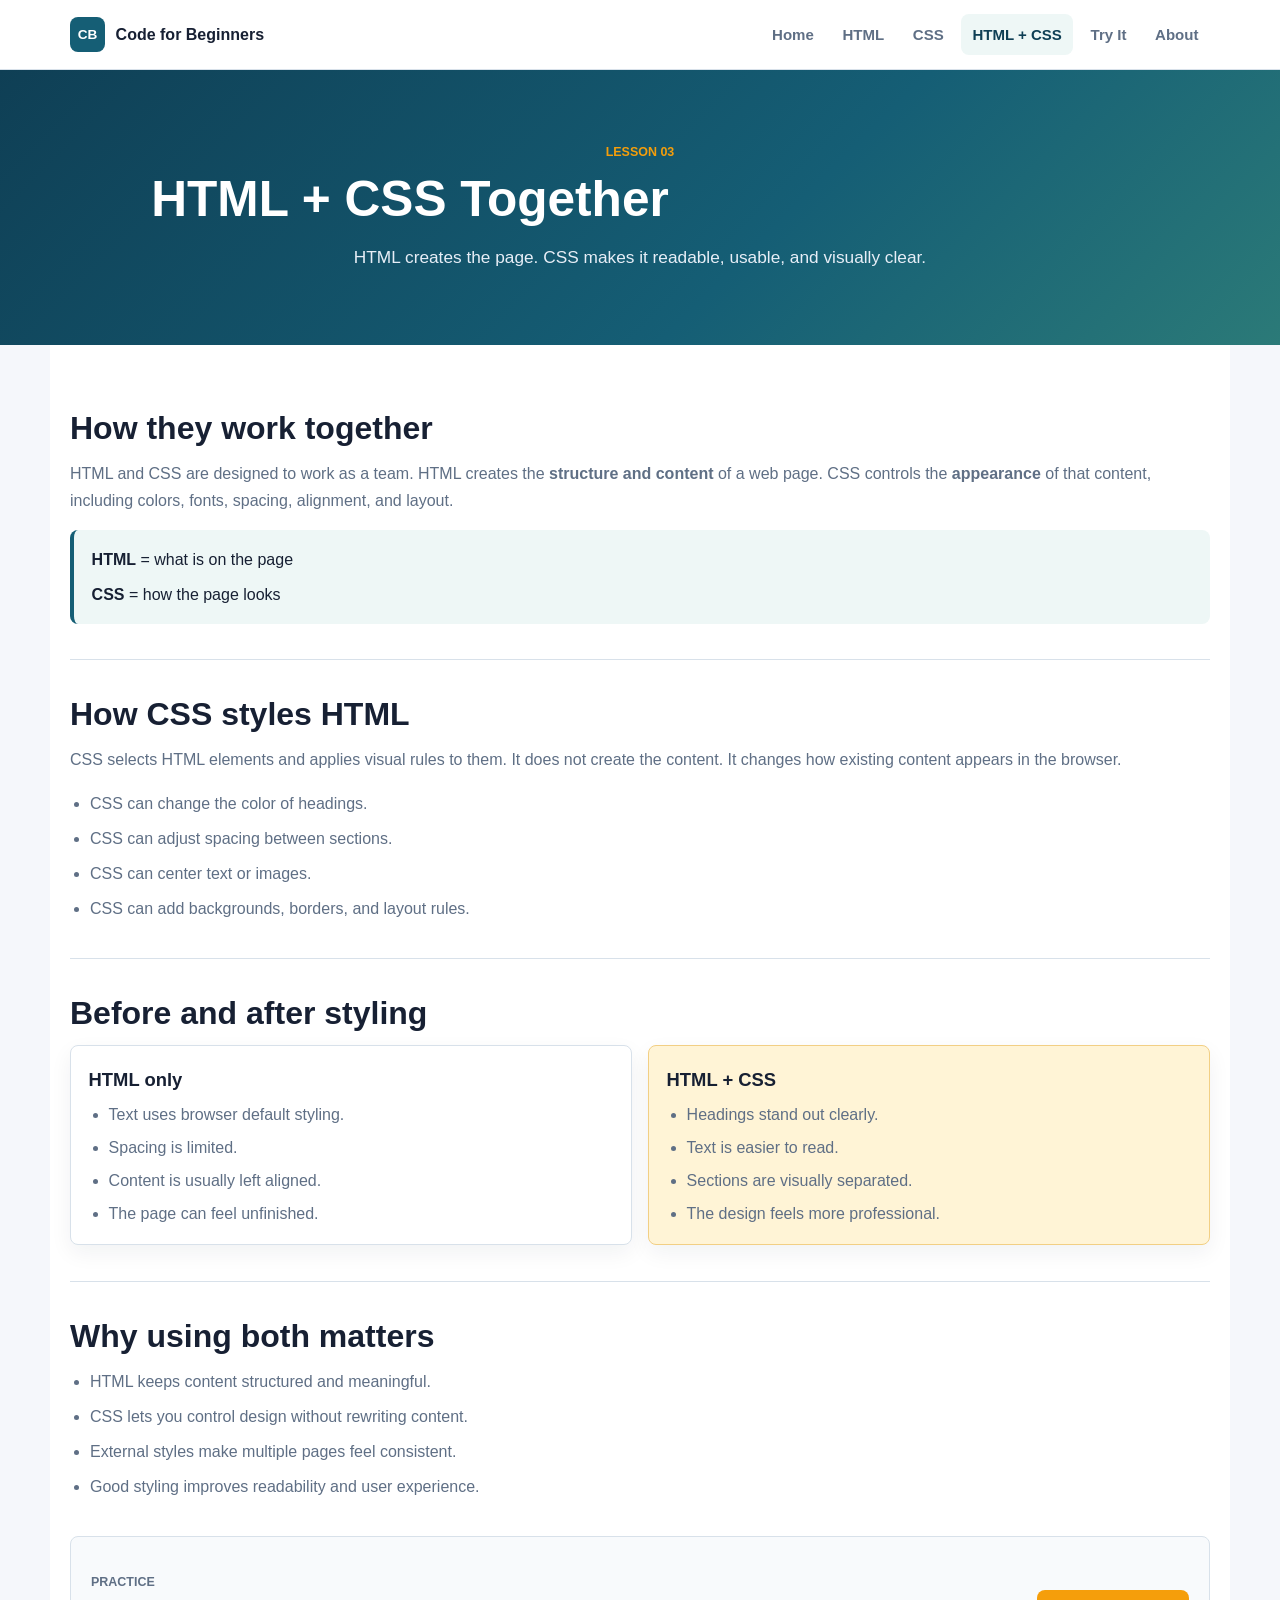
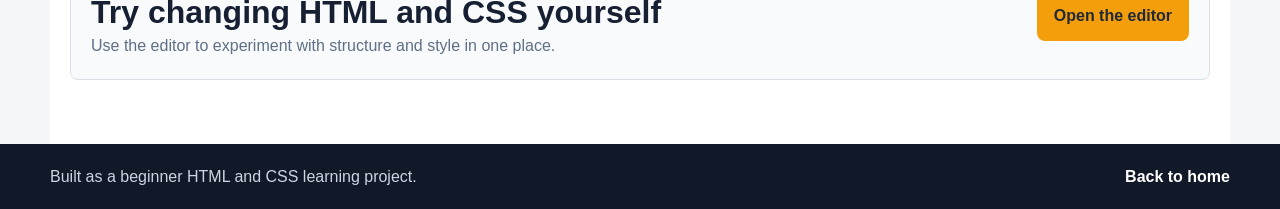
<file: html-css-together.html>
<!DOCTYPE html>
<html lang="en">
<head>
    <meta charset="utf-8">
    <meta name="viewport" content="width=device-width, initial-scale=1.0">
    <title>HTML + CSS Together | Code for Beginners</title>
    <meta name="description" content="Understand how HTML and CSS work together to create structured, styled web pages.">
    <link rel="stylesheet" href="styles.css">
</head>
<body>
    <a class="skip-link" href="#main">Skip to content</a>

    <header class="site-header">
        <nav class="nav" aria-label="Main navigation">
            <a class="brand" href="index.html">
                <span class="brand-mark">CB</span>
                <span>Code for Beginners</span>
            </a>

            <ul class="nav-links">
                <li><a href="index.html">Home</a></li>
                <li><a href="html-basics.html">HTML</a></li>
                <li><a href="css-basics.html">CSS</a></li>
                <li><a class="active" href="html-css-together.html" aria-current="page">HTML + CSS</a></li>
                <li><a href="try-it-editor.html">Try It</a></li>
                <li><a href="about.html">About</a></li>
            </ul>
        </nav>
    </header>

    <main id="main">
        <section class="page-hero">
            <p class="eyebrow">Lesson 03</p>
            <h1>HTML + CSS Together</h1>
            <p>HTML creates the page. CSS makes it readable, usable, and visually clear.</p>
        </section>

        <article class="lesson">
            <section>
                <h2>How they work together</h2>
                <p>
                    HTML and CSS are designed to work as a team. HTML creates the
                    <strong>structure and content</strong> of a web page. CSS controls the
                    <strong>appearance</strong> of that content, including colors, fonts,
                    spacing, alignment, and layout.
                </p>

                <div class="formula">
                    <p><strong>HTML</strong> = what is on the page</p>
                    <p><strong>CSS</strong> = how the page looks</p>
                </div>
            </section>

            <section>
                <h2>How CSS styles HTML</h2>
                <p>
                    CSS selects HTML elements and applies visual rules to them. It does not create
                    the content. It changes how existing content appears in the browser.
                </p>
                <ul class="content-list">
                    <li>CSS can change the color of headings.</li>
                    <li>CSS can adjust spacing between sections.</li>
                    <li>CSS can center text or images.</li>
                    <li>CSS can add backgrounds, borders, and layout rules.</li>
                </ul>
            </section>

            <section>
                <h2>Before and after styling</h2>
                <div class="compare-grid">
                    <div class="info-panel">
                        <h3>HTML only</h3>
                        <ul class="content-list compact">
                            <li>Text uses browser default styling.</li>
                            <li>Spacing is limited.</li>
                            <li>Content is usually left aligned.</li>
                            <li>The page can feel unfinished.</li>
                        </ul>
                    </div>
                    <div class="info-panel accent-panel">
                        <h3>HTML + CSS</h3>
                        <ul class="content-list compact">
                            <li>Headings stand out clearly.</li>
                            <li>Text is easier to read.</li>
                            <li>Sections are visually separated.</li>
                            <li>The design feels more professional.</li>
                        </ul>
                    </div>
                </div>
            </section>

            <section>
                <h2>Why using both matters</h2>
                <ul class="content-list">
                    <li>HTML keeps content structured and meaningful.</li>
                    <li>CSS lets you control design without rewriting content.</li>
                    <li>External styles make multiple pages feel consistent.</li>
                    <li>Good styling improves readability and user experience.</li>
                </ul>
            </section>

            <section class="next-step">
                <div>
                    <p class="eyebrow">Practice</p>
                    <h2>Try changing HTML and CSS yourself</h2>
                    <p>Use the editor to experiment with structure and style in one place.</p>
                </div>
                <a class="button primary" href="try-it-editor.html">Open the editor</a>
            </section>
        </article>
    </main>

    <footer class="site-footer">
        <p>Built as a beginner HTML and CSS learning project.</p>
        <a href="index.html">Back to home</a>
    </footer>
</body>
</html>
</file>
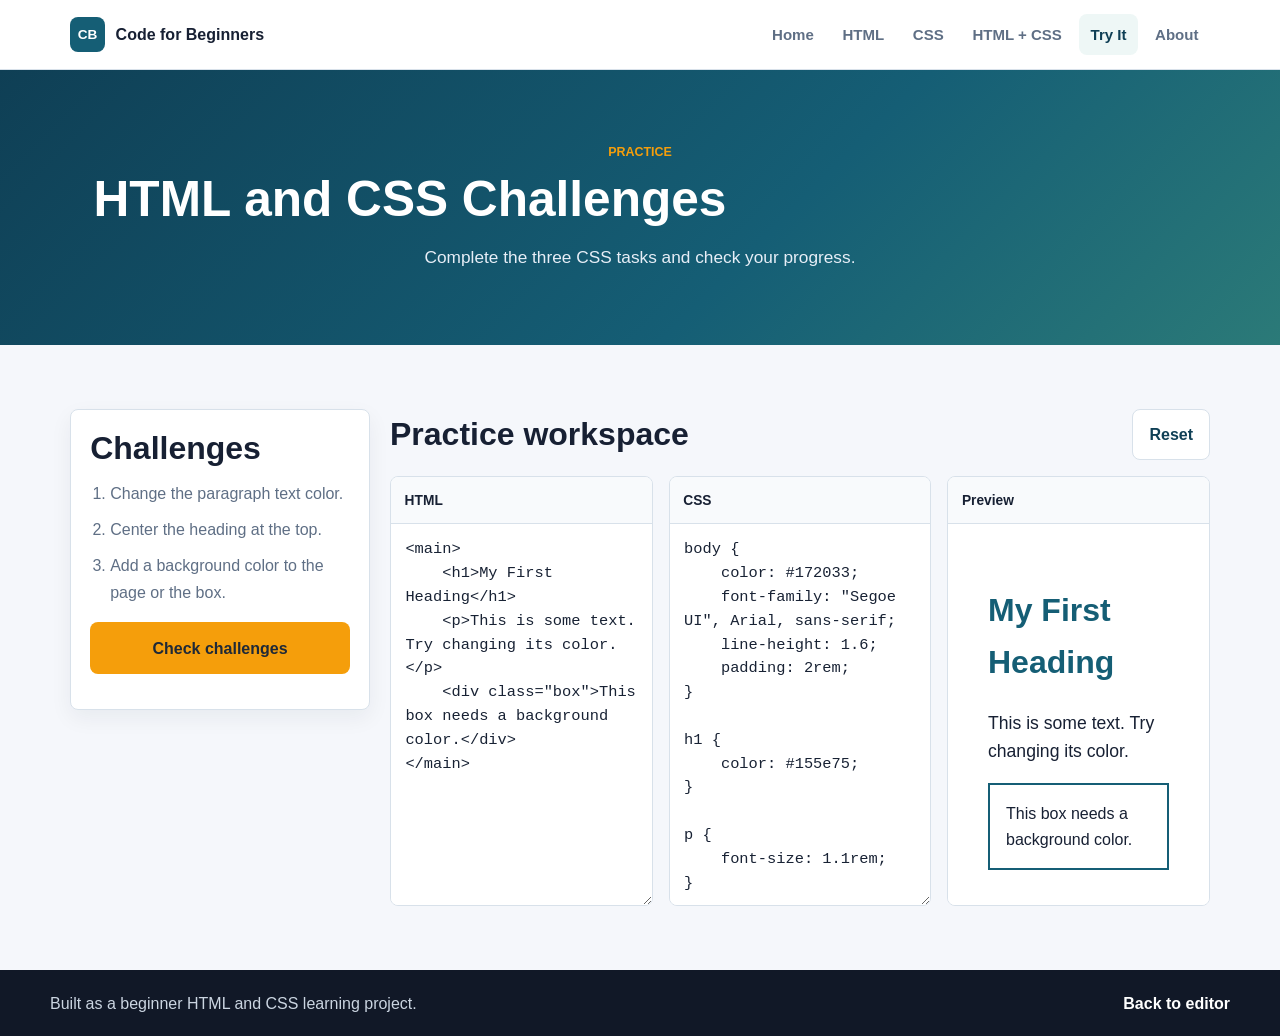
<file: practice.html>
<!DOCTYPE html>
<html lang="en">
<head>
    <meta charset="utf-8">
    <meta name="viewport" content="width=device-width, initial-scale=1.0">
    <title>Practice Challenges | Code for Beginners</title>
    <meta name="description" content="Complete short HTML and CSS challenges and check your progress.">
    <link rel="stylesheet" href="styles.css">
    <link rel="stylesheet" href="editor.css">
</head>
<body>
    <a class="skip-link" href="#main">Skip to content</a>

    <header class="site-header">
        <nav class="nav" aria-label="Main navigation">
            <a class="brand" href="index.html">
                <span class="brand-mark">CB</span>
                <span>Code for Beginners</span>
            </a>

            <ul class="nav-links">
                <li><a href="index.html">Home</a></li>
                <li><a href="html-basics.html">HTML</a></li>
                <li><a href="css-basics.html">CSS</a></li>
                <li><a href="html-css-together.html">HTML + CSS</a></li>
                <li><a class="active" href="try-it-editor.html">Try It</a></li>
                <li><a href="about.html">About</a></li>
            </ul>
        </nav>
    </header>

    <main id="main">
        <section class="page-hero">
            <p class="eyebrow">Practice</p>
            <h1>HTML and CSS Challenges</h1>
            <p>Complete the three CSS tasks and check your progress.</p>
        </section>

        <section class="challenge-layout">
            <aside class="challenge-card" aria-labelledby="challenge-title">
                <h2 id="challenge-title">Challenges</h2>
                <ol class="challenge-list">
                    <li>Change the paragraph text color.</li>
                    <li>Center the heading at the top.</li>
                    <li>Add a background color to the page or the box.</li>
                </ol>
                <button class="button primary full-width" id="checkBtn" type="button">Check challenges</button>
                <div id="challengeResults" class="challenge-results" aria-live="polite"></div>
            </aside>

            <section class="editor-shell compact-shell" aria-label="Practice editor">
                <div class="editor-toolbar">
                    <h2>Practice workspace</h2>
                    <button class="button secondary" type="button" id="resetBtn">Reset</button>
                </div>

                <div class="editor-grid">
                    <label class="editor-panel" for="htmlCode">
                        <span>HTML</span>
                        <textarea id="htmlCode" spellcheck="false"></textarea>
                    </label>

                    <label class="editor-panel" for="cssCode">
                        <span>CSS</span>
                        <textarea id="cssCode" spellcheck="false"></textarea>
                    </label>

                    <div class="preview-panel">
                        <span>Preview</span>
                        <iframe id="preview" title="Challenge preview" sandbox=""></iframe>
                    </div>
                </div>
            </section>
        </section>
    </main>

    <footer class="site-footer">
        <p>Built as a beginner HTML and CSS learning project.</p>
        <a href="try-it-editor.html">Back to editor</a>
    </footer>

    <script src="practice.js"></script>
</body>
</html>
</file>
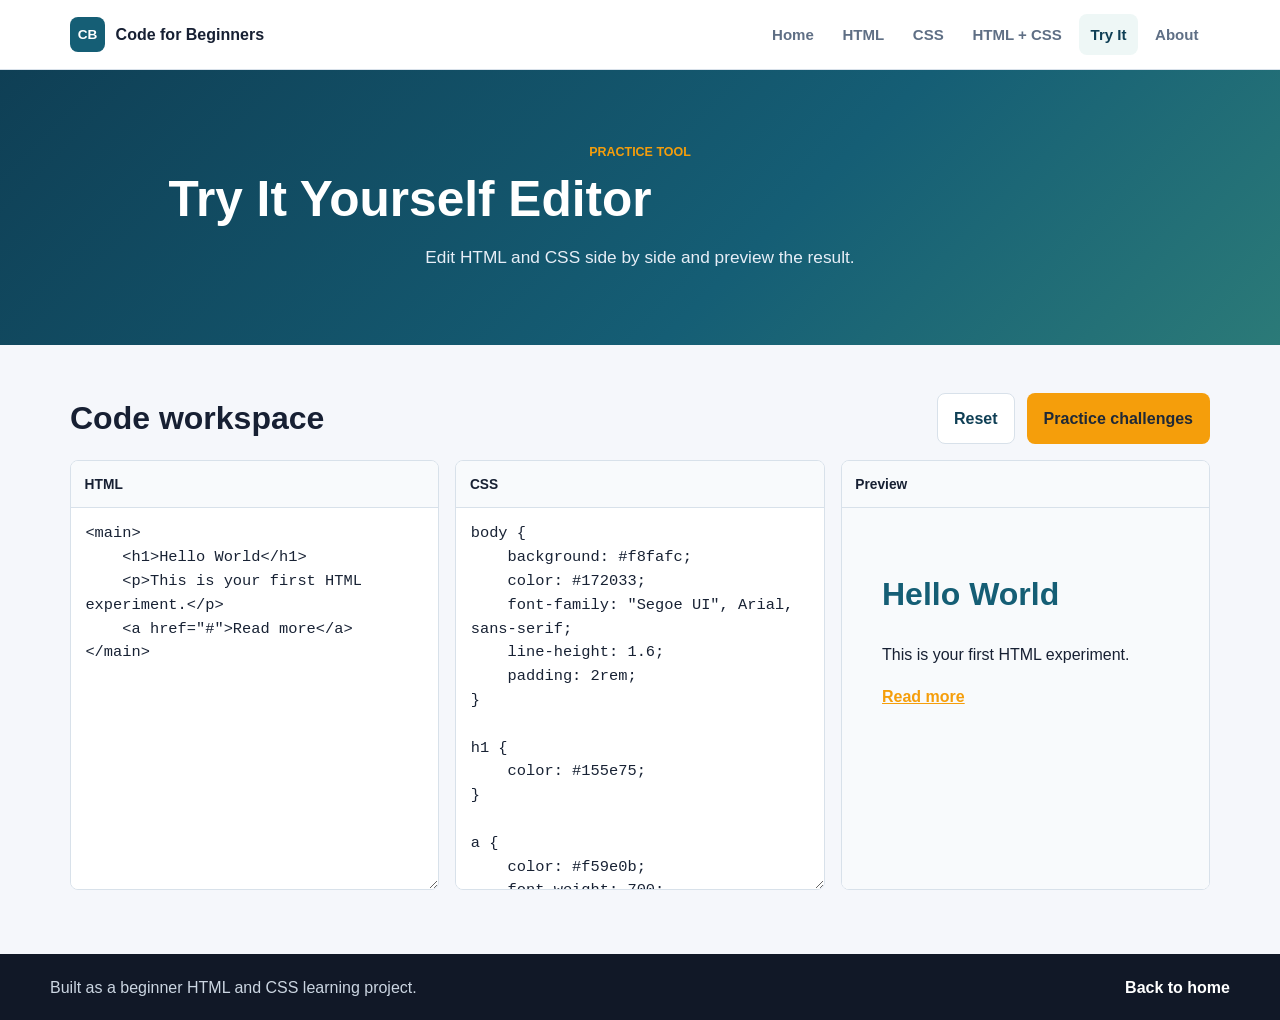
<file: try-it-editor.html>
<!DOCTYPE html>
<html lang="en">
<head>
    <meta charset="utf-8">
    <meta name="viewport" content="width=device-width, initial-scale=1.0">
    <title>Try It Yourself Editor | Code for Beginners</title>
    <meta name="description" content="Practice editing HTML and CSS in a simple live preview editor.">
    <link rel="stylesheet" href="styles.css">
    <link rel="stylesheet" href="editor.css">
</head>
<body>
    <a class="skip-link" href="#main">Skip to content</a>

    <header class="site-header">
        <nav class="nav" aria-label="Main navigation">
            <a class="brand" href="index.html">
                <span class="brand-mark">CB</span>
                <span>Code for Beginners</span>
            </a>

            <ul class="nav-links">
                <li><a href="index.html">Home</a></li>
                <li><a href="html-basics.html">HTML</a></li>
                <li><a href="css-basics.html">CSS</a></li>
                <li><a href="html-css-together.html">HTML + CSS</a></li>
                <li><a class="active" href="try-it-editor.html" aria-current="page">Try It</a></li>
                <li><a href="about.html">About</a></li>
            </ul>
        </nav>
    </header>

    <main id="main">
        <section class="page-hero">
            <p class="eyebrow">Practice tool</p>
            <h1>Try It Yourself Editor</h1>
            <p>Edit HTML and CSS side by side and preview the result.</p>
        </section>

        <section class="editor-shell" aria-label="HTML and CSS editor">
            <div class="editor-toolbar">
                <h2>Code workspace</h2>
                <div class="toolbar-actions">
                    <button class="button secondary" type="button" id="resetBtn">Reset</button>
                    <a class="button primary" href="practice.html">Practice challenges</a>
                </div>
            </div>

            <div class="editor-grid">
                <label class="editor-panel" for="htmlCode">
                    <span>HTML</span>
                    <textarea id="htmlCode" spellcheck="false"></textarea>
                </label>

                <label class="editor-panel" for="cssCode">
                    <span>CSS</span>
                    <textarea id="cssCode" spellcheck="false"></textarea>
                </label>

                <div class="preview-panel">
                    <span>Preview</span>
                    <iframe id="preview" title="Live preview" sandbox=""></iframe>
                </div>
            </div>
        </section>
    </main>

    <footer class="site-footer">
        <p>Built as a beginner HTML and CSS learning project.</p>
        <a href="index.html">Back to home</a>
    </footer>

    <script src="script.js"></script>
</body>
</html>
</file>
<file: styles.css>
:root {
    --bg: #f5f7fb;
    --paper: #ffffff;
    --paper-soft: #eef7f6;
    --ink: #172033;
    --muted: #5f6f85;
    --line: #d8e1ea;
    --brand: #155e75;
    --brand-dark: #0f3f55;
    --accent: #f59e0b;
    --accent-soft: #fff4d6;
    --code-bg: #111827;
    --code-text: #dbeafe;
    --success: #0f766e;
    --shadow: 0 18px 42px rgba(23, 32, 51, 0.12);
    --radius: 8px;
}

* {
    box-sizing: border-box;
}

html {
    scroll-behavior: smooth;
}

body {
    margin: 0;
    background: var(--bg);
    color: var(--ink);
    font-family: "Segoe UI", Arial, sans-serif;
    font-size: 16px;
    line-height: 1.7;
}

img {
    display: block;
    max-width: 100%;
}

a {
    color: var(--brand);
    font-weight: 700;
    text-decoration: none;
}

a:hover {
    color: var(--brand-dark);
    text-decoration: underline;
    text-underline-offset: 0.2em;
}

code {
    background: #edf2f7;
    border-radius: 4px;
    color: #24364f;
    font-size: 0.95em;
    padding: 0.12rem 0.35rem;
}

.skip-link {
    background: var(--ink);
    color: #ffffff;
    left: 1rem;
    padding: 0.6rem 0.8rem;
    position: absolute;
    top: -4rem;
    z-index: 20;
}

.skip-link:focus {
    top: 1rem;
}

.site-header {
    background: rgba(255, 255, 255, 0.96);
    border-bottom: 1px solid var(--line);
    position: sticky;
    top: 0;
    z-index: 10;
}

.nav {
    align-items: center;
    display: flex;
    gap: 1.5rem;
    justify-content: space-between;
    margin: 0 auto;
    max-width: 1180px;
    padding: 0.85rem 1.25rem;
}

.brand {
    align-items: center;
    color: var(--ink);
    display: inline-flex;
    flex-shrink: 0;
    gap: 0.65rem;
    text-decoration: none;
}

.brand:hover {
    color: var(--ink);
    text-decoration: none;
}

.brand-mark {
    align-items: center;
    background: var(--brand);
    border-radius: 8px;
    color: #ffffff;
    display: inline-flex;
    font-size: 0.85rem;
    font-weight: 800;
    height: 2.2rem;
    justify-content: center;
    width: 2.2rem;
}

.nav-links {
    align-items: center;
    display: flex;
    flex-wrap: wrap;
    gap: 0.35rem;
    justify-content: flex-end;
    list-style: none;
    margin: 0;
    padding: 0;
}

.nav-links a {
    border-radius: 8px;
    color: var(--muted);
    display: inline-flex;
    font-size: 0.94rem;
    font-weight: 700;
    padding: 0.5rem 0.72rem;
    text-decoration: none;
}

.nav-links a:hover,
.nav-links a.active {
    background: var(--paper-soft);
    color: var(--brand-dark);
}

.hero {
    align-items: center;
    background:
        linear-gradient(90deg, rgba(11, 25, 42, 0.82), rgba(11, 25, 42, 0.58), rgba(11, 25, 42, 0.12)),
        url("assets/course-preview.png") center / cover no-repeat;
    color: #ffffff;
    display: flex;
    min-height: 72vh;
    padding: 4rem 1.25rem;
}

.hero-content {
    margin: 0 auto;
    max-width: 1180px;
    width: 100%;
}

.hero-content > * {
    max-width: 650px;
}

.hero h1,
.page-hero h1 {
    font-size: 3.1rem;
    line-height: 1.08;
    margin: 0 0 1rem;
}

.hero-lede {
    color: #e7eef7;
    font-size: 1.16rem;
    margin: 0 0 1.5rem;
}

.eyebrow {
    color: var(--accent);
    font-size: 0.78rem;
    font-weight: 800;
    margin: 0 0 0.6rem;
    text-transform: uppercase;
}

.hero-actions,
.toolbar-actions {
    align-items: center;
    display: flex;
    flex-wrap: wrap;
    gap: 0.75rem;
}

.button {
    align-items: center;
    border: 1px solid transparent;
    border-radius: 8px;
    cursor: pointer;
    display: inline-flex;
    font: inherit;
    font-weight: 800;
    justify-content: center;
    min-height: 2.75rem;
    padding: 0.7rem 1rem;
    text-decoration: none;
}

.button:hover {
    text-decoration: none;
}

.button.primary {
    background: var(--accent);
    color: #1f2937;
}

.button.primary:hover {
    background: #e08b00;
    color: #111827;
}

.button.secondary {
    background: #ffffff;
    border-color: var(--line);
    color: var(--brand-dark);
}

.button.secondary:hover {
    background: var(--paper-soft);
    color: var(--brand-dark);
}

.full-width {
    width: 100%;
}

.section,
.lesson,
.challenge-layout {
    margin: 0 auto;
    max-width: 1180px;
    padding: 4rem 1.25rem;
}

.section-heading {
    max-width: 720px;
}

.section-heading h2,
.split-section h2,
.lesson h2,
.editor-toolbar h2,
.challenge-card h2 {
    color: var(--ink);
    font-size: 2rem;
    line-height: 1.2;
    margin: 0 0 0.8rem;
}

.section-heading p,
.split-section p,
.lesson p {
    color: var(--muted);
    margin-top: 0;
}

.card-grid {
    display: grid;
    gap: 1rem;
    grid-template-columns: repeat(3, minmax(0, 1fr));
    margin-top: 1.6rem;
}

.feature-card,
.info-panel,
.challenge-card {
    background: var(--paper);
    border: 1px solid var(--line);
    border-radius: var(--radius);
    box-shadow: 0 8px 22px rgba(23, 32, 51, 0.06);
}

.feature-card {
    padding: 1.3rem;
}

.feature-card h3,
.info-panel h3,
.two-column h3 {
    color: var(--ink);
    font-size: 1.15rem;
    margin: 0 0 0.45rem;
}

.feature-card p {
    color: var(--muted);
    margin: 0 0 1rem;
}

.step-number {
    color: var(--brand);
    font-size: 0.8rem;
    font-weight: 900;
    margin: 0 0 0.6rem;
}

.split-section {
    align-items: start;
    border-top: 1px solid var(--line);
    display: grid;
    gap: 2rem;
    grid-template-columns: minmax(0, 1fr) minmax(280px, 420px);
}

.check-list {
    background: var(--paper);
    border-left: 4px solid var(--brand);
    border-radius: var(--radius);
    box-shadow: var(--shadow);
    padding: 1.2rem;
}

.check-list p {
    border-bottom: 1px solid var(--line);
    color: var(--ink);
    font-weight: 700;
    margin: 0;
    padding: 0.75rem 0;
}

.check-list p:last-child {
    border-bottom: 0;
}

.page-hero {
    background: linear-gradient(135deg, #0f3f55, #155e75 60%, #2b7a78);
    color: #ffffff;
    padding: 4.5rem 1.25rem;
    text-align: center;
}

.page-hero > * {
    margin-left: auto;
    margin-right: auto;
    max-width: 780px;
}

.page-hero p:not(.eyebrow) {
    color: #e7eef7;
    font-size: 1.08rem;
    margin-bottom: 0;
}

.lesson {
    background: var(--paper);
}

.lesson section + section {
    border-top: 1px solid var(--line);
    margin-top: 2.2rem;
    padding-top: 2.2rem;
}

.lesson h3 {
    margin-bottom: 0.4rem;
}

.content-list {
    color: var(--muted);
    margin: 0;
    padding-left: 1.25rem;
}

.content-list li + li {
    margin-top: 0.5rem;
}

.compact li + li {
    margin-top: 0.35rem;
}

.code-block {
    background: var(--code-bg);
    border-radius: var(--radius);
    color: var(--code-text);
    overflow-x: auto;
    padding: 1.1rem;
}

.code-block code {
    background: transparent;
    color: inherit;
    display: block;
    font-family: Consolas, "Courier New", monospace;
    font-size: 0.95rem;
    padding: 0;
}

.two-column,
.compare-grid {
    display: grid;
    gap: 1rem;
    grid-template-columns: repeat(2, minmax(0, 1fr));
}

.two-column > div,
.info-panel {
    padding: 1.1rem;
}

.info-panel p {
    margin-bottom: 0;
}

.accent-panel {
    background: var(--accent-soft);
    border-color: #f2cf84;
}

.formula {
    background: var(--paper-soft);
    border-left: 4px solid var(--brand);
    border-radius: var(--radius);
    padding: 1rem 1.1rem;
}

.formula p {
    color: var(--ink);
    margin: 0;
}

.formula p + p {
    margin-top: 0.45rem;
}

.next-step {
    align-items: center;
    background: #f8fafc;
    border: 1px solid var(--line);
    border-radius: var(--radius);
    display: flex;
    gap: 1.2rem;
    justify-content: space-between;
    padding: 1.25rem;
}

.next-step h2,
.next-step p {
    margin-bottom: 0;
}

.site-footer {
    align-items: center;
    background: #111827;
    color: #cbd5e1;
    display: flex;
    flex-wrap: wrap;
    gap: 1rem;
    justify-content: space-between;
    padding: 1.2rem max(1.25rem, calc((100% - 1180px) / 2));
}

.site-footer p {
    margin: 0;
}

.site-footer a {
    color: #ffffff;
}

@media (max-width: 900px) {
    .nav {
        align-items: flex-start;
        flex-direction: column;
    }

    .nav-links {
        justify-content: flex-start;
    }

    .hero {
        min-height: 64vh;
    }

    .hero h1,
    .page-hero h1 {
        font-size: 2.35rem;
    }

    .card-grid,
    .split-section,
    .two-column,
    .compare-grid {
        grid-template-columns: 1fr;
    }

    .next-step {
        align-items: stretch;
        flex-direction: column;
    }
}

@media (max-width: 560px) {
    body {
        font-size: 15px;
    }

    .brand {
        align-items: flex-start;
    }

    .nav-links a {
        padding: 0.45rem 0.55rem;
    }

    .hero,
    .page-hero {
        padding-left: 1rem;
        padding-right: 1rem;
    }

    .hero h1,
    .page-hero h1 {
        font-size: 2rem;
    }

    .section,
    .lesson,
    .challenge-layout {
        padding: 3rem 1rem;
    }
}
</file>
<file: editor.css>
.editor-shell {
    margin: 0 auto;
    max-width: 1180px;
    padding: 3rem 1.25rem 4rem;
}

.compact-shell {
    padding: 0;
}

.editor-toolbar {
    align-items: center;
    display: flex;
    gap: 1rem;
    justify-content: space-between;
    margin-bottom: 1rem;
}

.editor-toolbar h2 {
    margin-bottom: 0;
}

.editor-grid {
    display: grid;
    gap: 1rem;
    grid-template-columns: repeat(3, minmax(0, 1fr));
}

.editor-panel,
.preview-panel {
    background: var(--paper);
    border: 1px solid var(--line);
    border-radius: var(--radius);
    display: flex;
    flex-direction: column;
    min-height: 430px;
    overflow: hidden;
}

.editor-panel span,
.preview-panel span {
    background: #f8fafc;
    border-bottom: 1px solid var(--line);
    color: var(--ink);
    font-size: 0.86rem;
    font-weight: 800;
    padding: 0.7rem 0.85rem;
}

textarea {
    border: 0;
    color: #182234;
    flex: 1;
    font-family: Consolas, "Courier New", monospace;
    font-size: 0.96rem;
    line-height: 1.55;
    min-height: 360px;
    outline: none;
    padding: 0.9rem;
    resize: vertical;
}

textarea:focus {
    box-shadow: inset 0 0 0 3px rgba(21, 94, 117, 0.2);
}

iframe {
    background: #ffffff;
    border: 0;
    flex: 1;
    min-height: 360px;
    width: 100%;
}

.challenge-layout {
    align-items: start;
    display: grid;
    gap: 1.25rem;
    grid-template-columns: 300px minmax(0, 1fr);
}

.challenge-card {
    padding: 1.2rem;
    position: sticky;
    top: 5.5rem;
}

.challenge-list {
    color: var(--muted);
    margin: 0 0 1rem;
    padding-left: 1.25rem;
}

.challenge-list li + li {
    margin-top: 0.55rem;
}

.challenge-results {
    display: grid;
    gap: 0.6rem;
    margin-top: 1rem;
}

.result-item {
    border: 1px solid var(--line);
    border-radius: var(--radius);
    color: var(--muted);
    padding: 0.7rem 0.8rem;
}

.result-item.pass {
    background: #ecfdf5;
    border-color: #b7ead5;
    color: #065f46;
}

.result-item.fail {
    background: #fff7ed;
    border-color: #fed7aa;
    color: #9a3412;
}

@media (max-width: 1050px) {
    .editor-grid {
        grid-template-columns: 1fr 1fr;
    }

    .preview-panel {
        grid-column: 1 / -1;
    }

    .challenge-layout {
        grid-template-columns: 1fr;
    }

    .challenge-card {
        position: static;
    }
}

@media (max-width: 700px) {
    .editor-toolbar {
        align-items: stretch;
        flex-direction: column;
    }

    .toolbar-actions {
        align-items: stretch;
        flex-direction: column;
    }

    .editor-grid {
        grid-template-columns: 1fr;
    }

    .editor-panel,
    .preview-panel {
        min-height: 340px;
    }

    textarea,
    iframe {
        min-height: 290px;
    }
}
</file>
